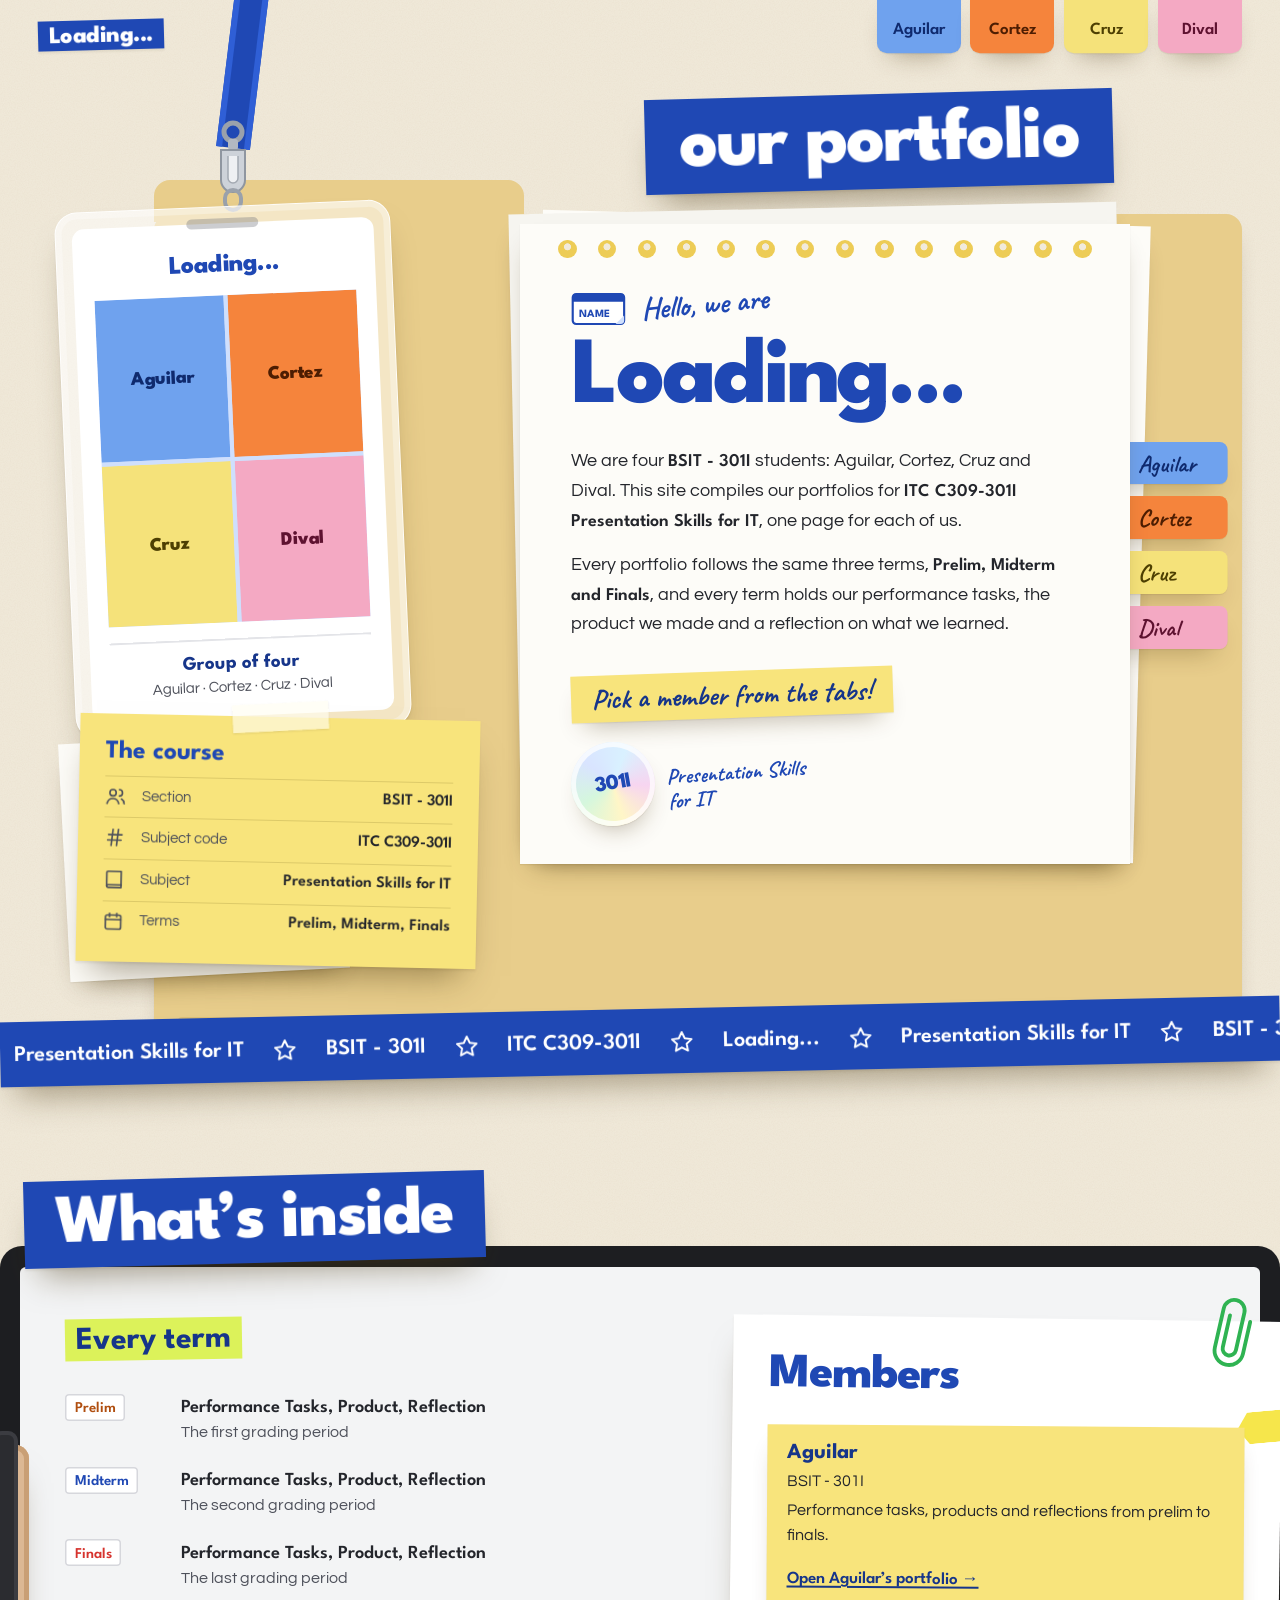
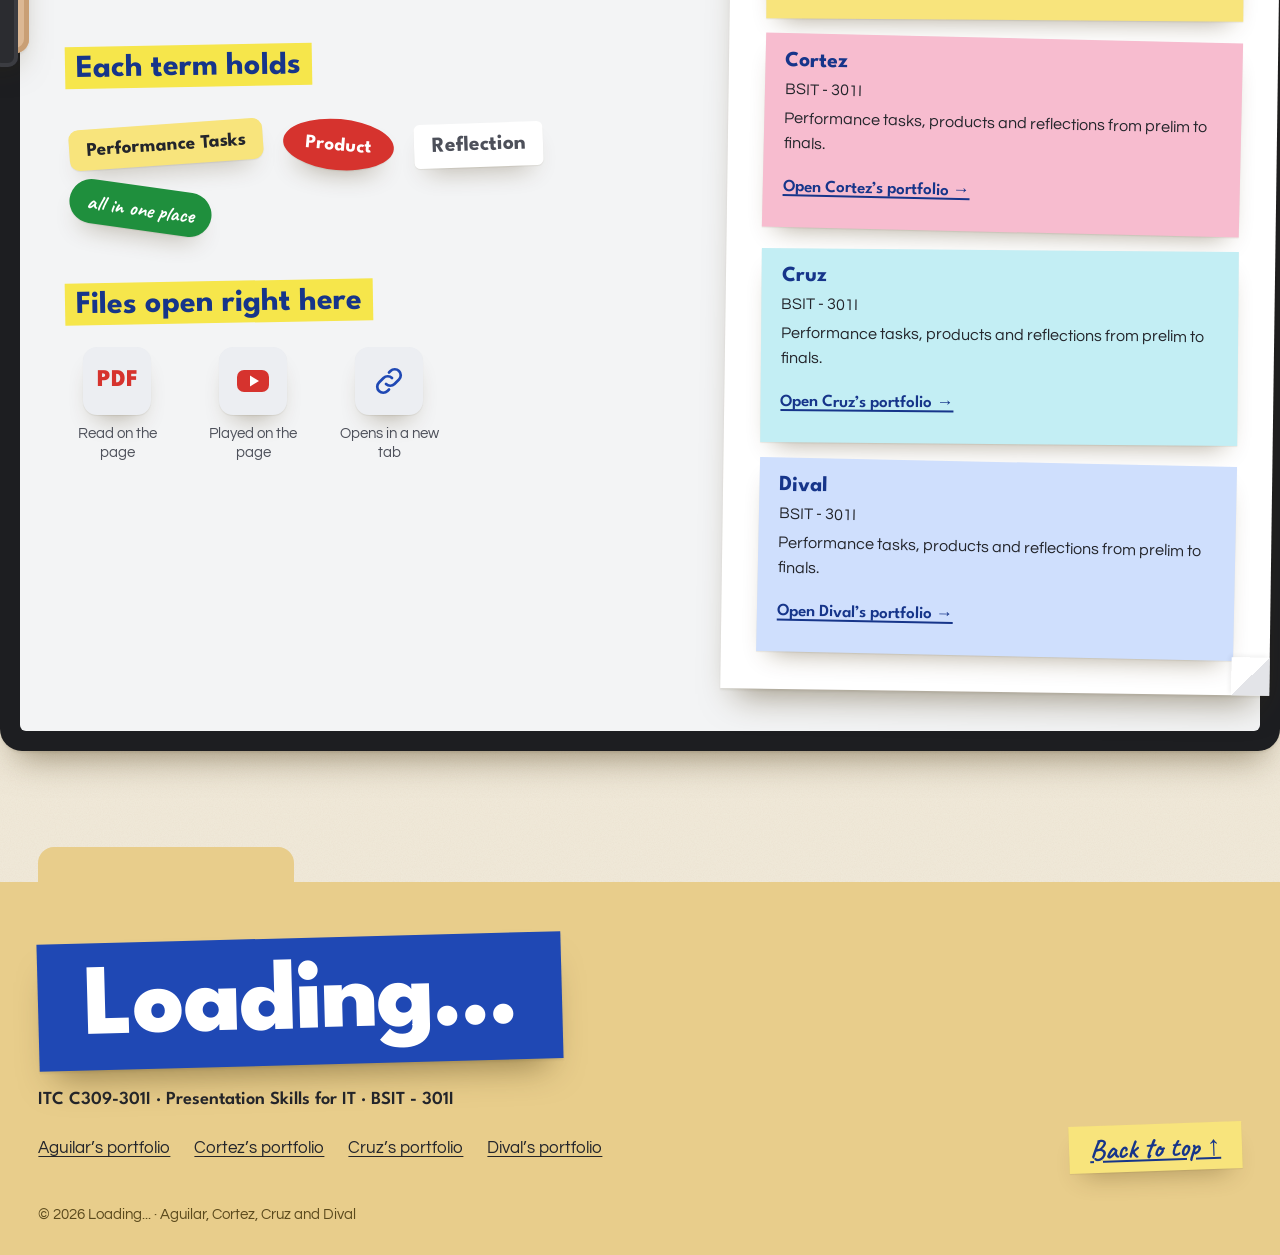
<file: index.html>
<!doctype html>
<html lang="en">
<head>
<meta charset="utf-8">
<meta name="viewport" content="width=device-width, initial-scale=1">
<title>Loading... · Presentation Skills for IT Portfolio</title>
<meta name="description" content="The compiled Presentation Skills for IT portfolio of Loading...: Aguilar, Cortez, Cruz and Dival of BSIT - 301I.">
<link rel="preconnect" href="https://fonts.googleapis.com">
<link rel="preconnect" href="https://fonts.gstatic.com" crossorigin>
<link href="https://fonts.googleapis.com/css2?family=Caveat:wght@500;700&family=League+Spartan:wght@500;600;700;800&family=Questrial&display=swap" rel="stylesheet">
<link rel="stylesheet" href="css/site.css">
<link rel="icon" href="data:image/svg+xml,%3Csvg xmlns='http://www.w3.org/2000/svg' viewBox='0 0 32 32'%3E%3Crect width='32' height='32' rx='6' fill='%231f48b4'/%3E%3Ctext x='16' y='23' text-anchor='middle' font-family='Arial' font-weight='700' font-size='19' fill='white'%3EL%3C/text%3E%3C/svg%3E">
<script>document.documentElement.classList.add('js')</script>
</head>
<body>
<a class="skip" href="#main">Skip to content</a>

<header class="bar desk">
  <a class="label bar-mark" href="index.html">Loading...</a>
  <nav class="bar-tabs" aria-label="Members">
    <a href="aguilar.html">Aguilar</a>
    <a href="cortez.html">Cortez</a>
    <a href="cruz.html">Cruz</a>
    <a href="dival.html">Dival</a>
  </nav>
</header>
<main id="main">
  <section class="hero desk" aria-labelledby="title">
    <div class="folder" aria-hidden="true"></div>
    <div class="hero-right">
      <p class="label hero-label" aria-hidden="true" data-drop>our portfolio</p>
      <div class="sheet-stack" data-drop style="--d:1">
        <nav class="side-tabs" aria-label="Portfolios">
          <a href="aguilar.html">Aguilar</a>
          <a href="cortez.html">Cortez</a>
          <a href="cruz.html">Cruz</a>
          <a href="dival.html">Dival</a>
        </nav>
        <article class="notebook">
          <div class="rings" aria-hidden="true"><span></span><span></span><span></span><span></span><span></span><span></span><span></span><span></span><span></span><span></span><span></span><span></span><span></span><span></span><span></span><span></span><span></span><span></span></div>
          <div class="hello"><svg viewBox="0 0 70 46" aria-hidden="true"><rect x="2" y="7" width="60" height="35" rx="4" fill="#fff" stroke="#1f48b4" stroke-width="2.5"/><path d="M2 11a4 4 0 0 1 4-4h52a4 4 0 0 1 4 4v5H2z" fill="#1f48b4"/><text x="9" y="34" font-family="League Spartan, sans-serif" font-weight="700" font-size="13" fill="#1f48b4">NAME</text><path d="M52 42l10-10v6a4 4 0 0 1-4 4z" fill="#cfdffd"/></svg><span class="hand">Hello, we are</span></div>
          <h1 id="title">Loading...</h1>
          <div class="intro">
            <p>We are four <b>BSIT - 301I</b> students: Aguilar, Cortez, Cruz and Dival. This site compiles our portfolios for <b>ITC C309-301I Presentation Skills for IT</b>, one page for each of us.</p>
            <p>Every portfolio follows the same three terms, <b>Prelim, Midterm and Finals</b>, and every term holds our performance tasks, the product we made and a reflection on what we learned.</p>
          </div>
          <div class="notebook-foot">
            <p class="sticky-line">Pick a member from the tabs!</p>
            <div class="seal"><span class="seal-disc" aria-hidden="true">301I</span><p class="hand">Presentation Skills for IT</p></div>
          </div>
        </article>
      </div>
    </div>
    <div class="hero-left" data-drop style="--d:2">
      <div class="badge-sway">
      <div class="lanyard" aria-hidden="true"><span class="strap"></span><svg class="clasp" viewBox="0 0 44 92" aria-hidden="true"><circle cx="22" cy="12" r="9" fill="none" stroke="#9aa1ab" stroke-width="5"/><rect x="17" y="19" width="10" height="11" rx="3" fill="#b3b9c2"/><path d="M10 30h24v30a12 12 0 0 1-24 0z" fill="#cdd2d9" stroke="#8f96a0" stroke-width="2"/><path d="M17 36v22a5 5 0 0 0 10 0V36" fill="#eef0f3" stroke="#a3a9b2" stroke-width="1.5"/><rect x="14" y="70" width="16" height="20" rx="8" fill="none" stroke="#9aa1ab" stroke-width="4"/></svg></div>
      <div class="badge">
        <div class="badge-card">
          <p class="badge-head">Loading...</p>
          <div class="badge-photo"><div class="badge-grid" data-badge-grid><div><div class="badge-initial" style="--c:var(--tab-1);--ci:var(--tab-1-ink)"><span aria-hidden="false">Aguilar</span></div></div><div><div class="badge-initial" style="--c:var(--tab-2);--ci:var(--tab-2-ink)"><span aria-hidden="false">Cortez</span></div></div><div><div class="badge-initial" style="--c:var(--tab-3);--ci:var(--tab-3-ink)"><span aria-hidden="false">Cruz</span></div></div><div><div class="badge-initial" style="--c:var(--tab-4);--ci:var(--tab-4-ink)"><span aria-hidden="false">Dival</span></div></div></div></div>
          <p class="badge-name">Group of four<small>Aguilar · Cortez · Cruz · Dival</small></p>
        </div>
      </div>
    </div>
      <div class="details-wrap"><span class="details-back" aria-hidden="true"></span><div class="details">
      <span class="tape" aria-hidden="true"></span>
      <h2>The course</h2>
      <ul class="detail-list"><li data-reveal style="--d:0"><svg viewBox="0 0 24 24" fill="none" stroke="currentColor" stroke-width="1.8" stroke-linecap="round" stroke-linejoin="round" aria-hidden="true"><circle cx="9" cy="8" r="3.5"/><path d="M2.5 20c.8-3.6 3.4-5.5 6.5-5.5s5.7 1.9 6.5 5.5"/><path d="M16 4.5a3.5 3.5 0 0 1 0 7"/><path d="M18.5 14.8c1.6.8 2.7 2.5 3 5.2"/></svg><span>Section</span><b>BSIT - 301I</b></li><li data-reveal style="--d:1"><svg viewBox="0 0 24 24" fill="none" stroke="currentColor" stroke-width="1.8" stroke-linecap="round" stroke-linejoin="round" aria-hidden="true"><path d="M5 9h15M4 15h15M10 3 8 21M16 3l-2 18"/></svg><span>Subject code</span><b>ITC C309-301I</b></li><li data-reveal style="--d:2"><svg viewBox="0 0 24 24" fill="none" stroke="currentColor" stroke-width="1.8" stroke-linecap="round" stroke-linejoin="round" aria-hidden="true"><path d="M4 4.5A1.5 1.5 0 0 1 5.5 3H20v15H5.5A1.5 1.5 0 0 0 4 19.5z"/><path d="M4 19.5A1.5 1.5 0 0 0 5.5 21H20v-3"/></svg><span>Subject</span><b>Presentation Skills for IT</b></li><li data-reveal style="--d:3"><svg viewBox="0 0 24 24" fill="none" stroke="currentColor" stroke-width="1.8" stroke-linecap="round" stroke-linejoin="round" aria-hidden="true"><rect x="3.5" y="5" width="17" height="15.5" rx="2"/><path d="M3.5 10h17M8 3v4M16 3v4"/></svg><span>Terms</span><b>Prelim, Midterm, Finals</b></li></ul>
    </div></div>
    </div>
  </section>
  <div class="ribbon" aria-hidden="true"><div class="ribbon-track"><span><span>Presentation Skills for IT</span><svg viewBox="0 0 24 24" fill="none" stroke="currentColor" stroke-width="1.8" stroke-linejoin="round" aria-hidden="true"><path d="m12 2.8 2.8 5.9 6.4.8-4.7 4.4 1.2 6.4L12 17.2l-5.7 3.1 1.2-6.4-4.7-4.4 6.4-.8z"/></svg><span>BSIT - 301I</span><svg viewBox="0 0 24 24" fill="none" stroke="currentColor" stroke-width="1.8" stroke-linejoin="round" aria-hidden="true"><path d="m12 2.8 2.8 5.9 6.4.8-4.7 4.4 1.2 6.4L12 17.2l-5.7 3.1 1.2-6.4-4.7-4.4 6.4-.8z"/></svg><span>ITC C309-301I</span><svg viewBox="0 0 24 24" fill="none" stroke="currentColor" stroke-width="1.8" stroke-linejoin="round" aria-hidden="true"><path d="m12 2.8 2.8 5.9 6.4.8-4.7 4.4 1.2 6.4L12 17.2l-5.7 3.1 1.2-6.4-4.7-4.4 6.4-.8z"/></svg><span>Loading...</span><svg viewBox="0 0 24 24" fill="none" stroke="currentColor" stroke-width="1.8" stroke-linejoin="round" aria-hidden="true"><path d="m12 2.8 2.8 5.9 6.4.8-4.7 4.4 1.2 6.4L12 17.2l-5.7 3.1 1.2-6.4-4.7-4.4 6.4-.8z"/></svg></span><span><span>Presentation Skills for IT</span><svg viewBox="0 0 24 24" fill="none" stroke="currentColor" stroke-width="1.8" stroke-linejoin="round" aria-hidden="true"><path d="m12 2.8 2.8 5.9 6.4.8-4.7 4.4 1.2 6.4L12 17.2l-5.7 3.1 1.2-6.4-4.7-4.4 6.4-.8z"/></svg><span>BSIT - 301I</span><svg viewBox="0 0 24 24" fill="none" stroke="currentColor" stroke-width="1.8" stroke-linejoin="round" aria-hidden="true"><path d="m12 2.8 2.8 5.9 6.4.8-4.7 4.4 1.2 6.4L12 17.2l-5.7 3.1 1.2-6.4-4.7-4.4 6.4-.8z"/></svg><span>ITC C309-301I</span><svg viewBox="0 0 24 24" fill="none" stroke="currentColor" stroke-width="1.8" stroke-linejoin="round" aria-hidden="true"><path d="m12 2.8 2.8 5.9 6.4.8-4.7 4.4 1.2 6.4L12 17.2l-5.7 3.1 1.2-6.4-4.7-4.4 6.4-.8z"/></svg><span>Loading...</span><svg viewBox="0 0 24 24" fill="none" stroke="currentColor" stroke-width="1.8" stroke-linejoin="round" aria-hidden="true"><path d="m12 2.8 2.8 5.9 6.4.8-4.7 4.4 1.2 6.4L12 17.2l-5.7 3.1 1.2-6.4-4.7-4.4 6.4-.8z"/></svg></span></div></div>

  <section class="board-wrap desk" aria-labelledby="inside-title">
    <h2 class="label board-title" id="inside-title" data-reveal>What’s inside</h2>
    <div class="board">
      <div class="board-clip" aria-hidden="true"></div>
      <div class="board-paper">
        <div class="board-grid">
          <div>
            <section class="part" aria-labelledby="terms-title">
              <h3 class="hl hl-lime" id="terms-title" data-reveal>Every term</h3>
              <ul class="term-rows">
                <li data-reveal><span class="chip">Prelim</span><div><h4>Performance Tasks, Product, Reflection</h4><p>The first grading period</p></div></li>
                <li data-reveal style="--d:1"><span class="chip blue">Midterm</span><div><h4>Performance Tasks, Product, Reflection</h4><p>The second grading period</p></div></li>
                <li data-reveal style="--d:2"><span class="chip red">Finals</span><div><h4>Performance Tasks, Product, Reflection</h4><p>The last grading period</p></div></li>
              </ul>
            </section>
            <section class="part" aria-labelledby="holds-title">
              <h3 class="hl hl-yellow" id="holds-title" data-reveal>Each term holds</h3>
              <div class="stickers" data-reveal>
                <span class="sticker s1">Performance Tasks</span>
                <span class="sticker s2">Product</span>
                <span class="sticker s3">Reflection</span>
                <span class="sticker s4">all in one place</span>
              </div>
            </section>
            <section class="part" aria-labelledby="files-title">
              <h3 class="hl hl-yellow" id="files-title" data-reveal>Files open right here</h3>
              <ul class="tiles" data-reveal>
                <li class="tile"><span class="tile-face" style="color:var(--red)">PDF</span>Read on the page</li>
                <li class="tile"><span class="tile-face"><svg viewBox="0 0 36 36" aria-hidden="true"><rect x="2" y="7" width="32" height="22" rx="7" fill="#d6332e"/><path d="M15 12.5v11l9-5.5z" fill="#fff"/></svg></span>Played on the page</li>
                <li class="tile"><span class="tile-face" style="color:var(--blue)"><svg viewBox="0 0 24 24" fill="none" stroke="currentColor" stroke-width="1.8" stroke-linecap="round" stroke-linejoin="round" aria-hidden="true"><path d="M10 14a4 4 0 0 0 5.66 0l3-3a4 4 0 0 0-5.66-5.66l-1 1"/><path d="M14 10a4 4 0 0 0-5.66 0l-3 3a4 4 0 0 0 5.66 5.66l1-1"/></svg></span>Opens in a new tab</li>
              </ul>
            </section>
          </div>
          <section class="sheet" aria-labelledby="members-title" data-reveal>
            <svg class="paperclip" viewBox="0 0 40 80" aria-hidden="true"><path d="M14 22v34a7 7 0 0 0 14 0V16a11 11 0 0 0-22 0v42a15 15 0 0 0 30 0V24" fill="none" stroke="#2fb352" stroke-width="4" stroke-linecap="round"/></svg><span class="flag" aria-hidden="true"></span>
            <h3 class="big-blue" id="members-title">Members</h3>
            <div class="notes">
            <article class="note-block" data-member-note="aguilar" data-reveal>
              <h4>Aguilar</h4>
              <p><span data-full>BSIT - 301I</span></p>
              <p data-intro>Performance tasks, products and reflections from prelim to finals.</p>
              <a href="aguilar.html">Open Aguilar’s portfolio →</a>
            </article>
            <article class="note-block" data-member-note="cortez" data-reveal>
              <h4>Cortez</h4>
              <p><span data-full>BSIT - 301I</span></p>
              <p data-intro>Performance tasks, products and reflections from prelim to finals.</p>
              <a href="cortez.html">Open Cortez’s portfolio →</a>
            </article>
            <article class="note-block" data-member-note="cruz" data-reveal>
              <h4>Cruz</h4>
              <p><span data-full>BSIT - 301I</span></p>
              <p data-intro>Performance tasks, products and reflections from prelim to finals.</p>
              <a href="cruz.html">Open Cruz’s portfolio →</a>
            </article>
            <article class="note-block" data-member-note="dival" data-reveal>
              <h4>Dival</h4>
              <p><span data-full>BSIT - 301I</span></p>
              <p data-intro>Performance tasks, products and reflections from prelim to finals.</p>
              <a href="dival.html">Open Dival’s portfolio →</a>
            </article>
            </div>
          </section>
        </div>
      </div>
    </div>
  </section>
</main>

<footer class="foot">
  <div class="desk foot-inner">
    <div>
      <p class="label foot-mark">Loading...</p>
      <p class="foot-line">ITC C309-301I · Presentation Skills for IT · BSIT - 301I</p>
      <nav class="foot-links" aria-label="Portfolios">
        <a href="aguilar.html">Aguilar’s portfolio</a>
        <a href="cortez.html">Cortez’s portfolio</a>
        <a href="cruz.html">Cruz’s portfolio</a>
        <a href="dival.html">Dival’s portfolio</a>
      </nav>
    </div>
    <a class="sticky-line foot-top" href="#main">Back to top ↑</a>
    <p class="foot-small">© 2026 Loading... · Aguilar, Cortez, Cruz and Dival</p>
  </div>
</footer>

<script src="content/aguilar.js"></script>
<script src="content/cortez.js"></script>
<script src="content/cruz.js"></script>
<script src="content/dival.js"></script>
<script src="js/parts.js"></script>
<script src="js/site.js"></script>
</body>
</html>
</file>
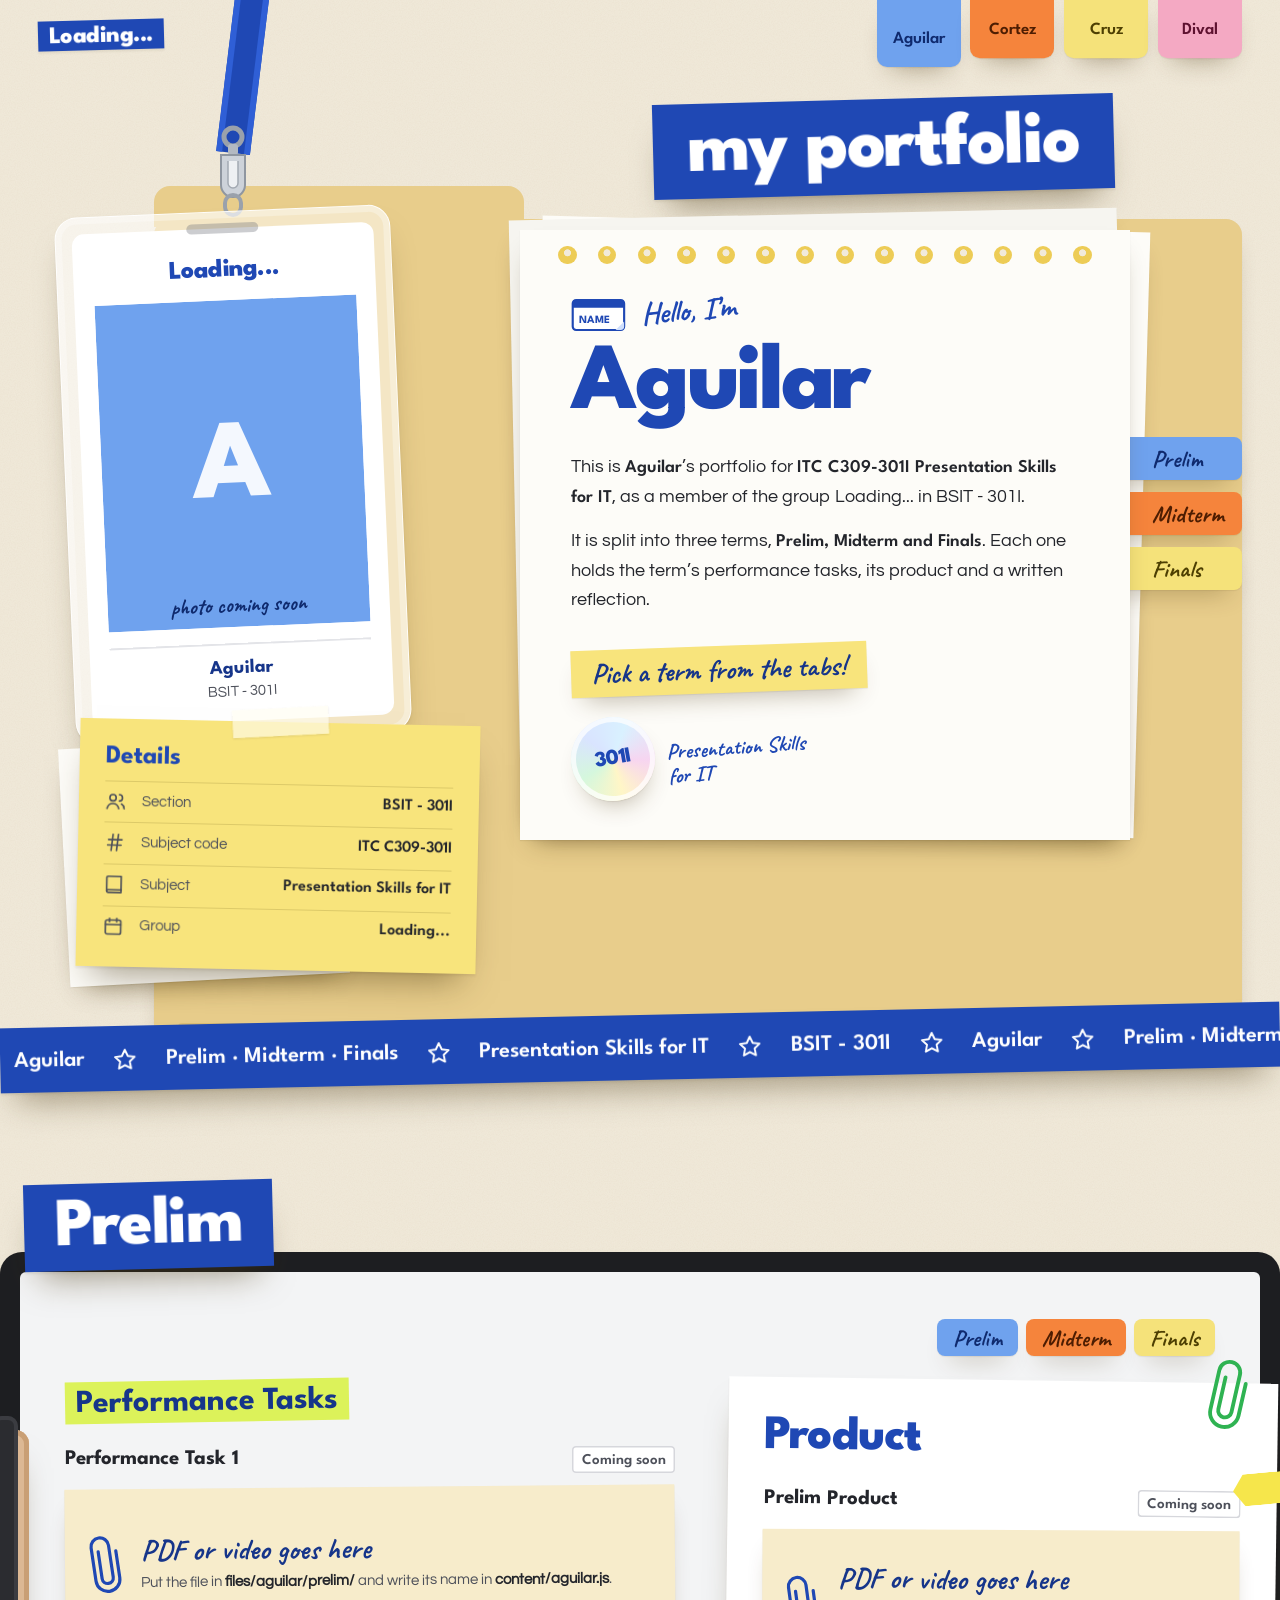
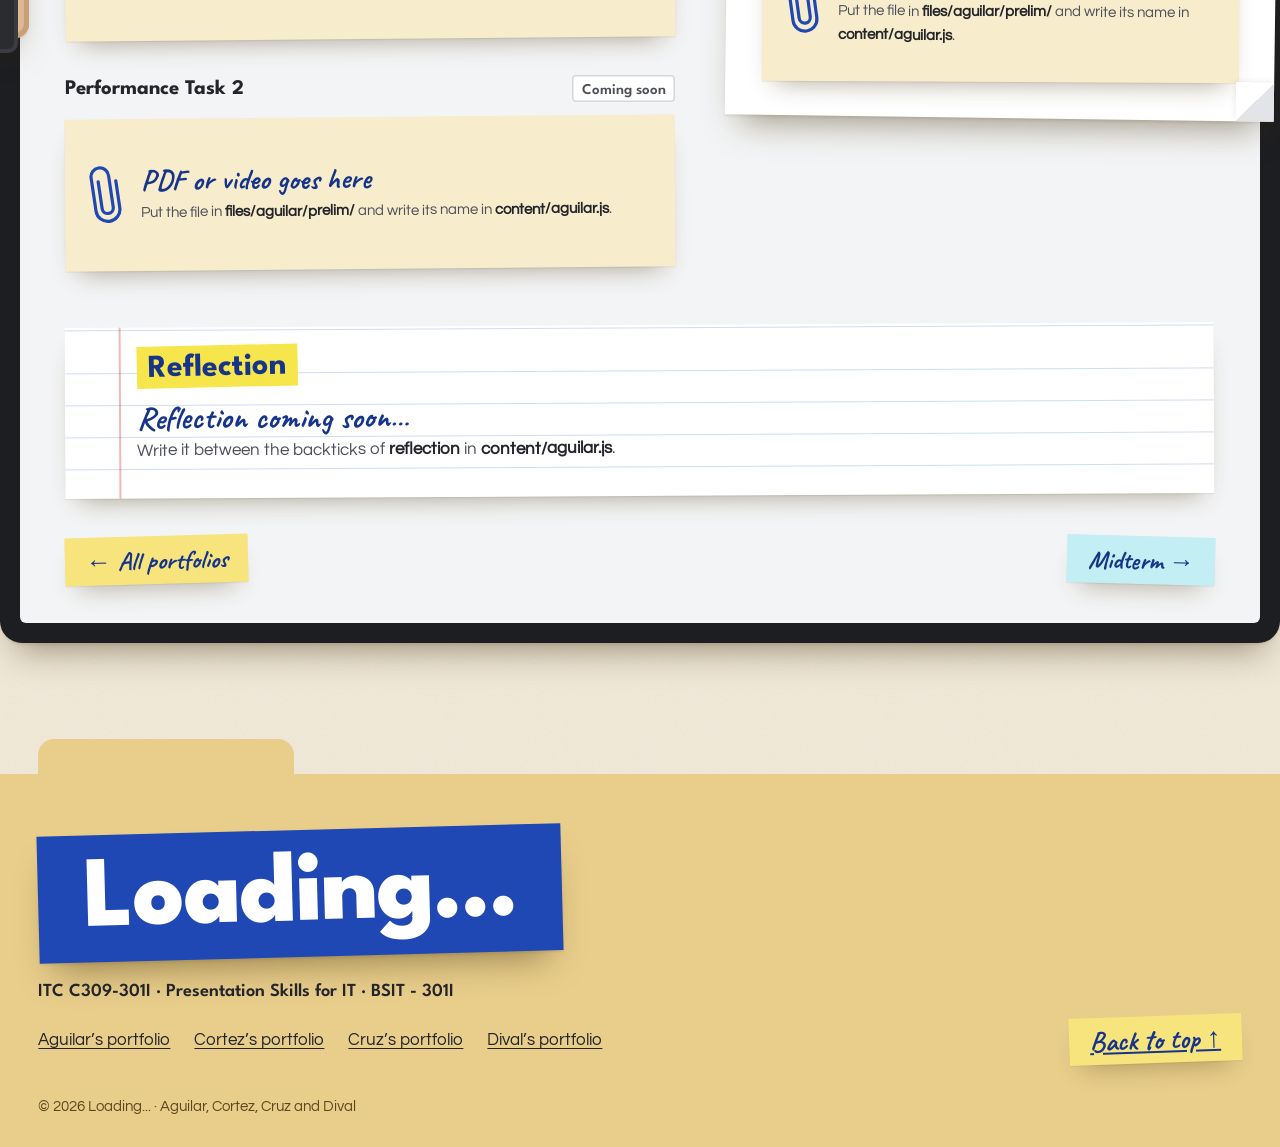
<file: aguilar.html>
<!doctype html>
<html lang="en">
<head>
<meta charset="utf-8">
<meta name="viewport" content="width=device-width, initial-scale=1">
<title>Aguilar · Loading...</title>
<meta name="description" content="Aguilar's Presentation Skills for IT portfolio: prelim, midterm and finals work. Loading..., BSIT - 301I.">
<link rel="preconnect" href="https://fonts.googleapis.com">
<link rel="preconnect" href="https://fonts.gstatic.com" crossorigin>
<link href="https://fonts.googleapis.com/css2?family=Caveat:wght@500;700&family=League+Spartan:wght@500;600;700;800&family=Questrial&display=swap" rel="stylesheet">
<link rel="stylesheet" href="css/site.css">
<link rel="icon" href="data:image/svg+xml,%3Csvg xmlns='http://www.w3.org/2000/svg' viewBox='0 0 32 32'%3E%3Crect width='32' height='32' rx='6' fill='%231f48b4'/%3E%3Ctext x='16' y='23' text-anchor='middle' font-family='Arial' font-weight='700' font-size='19' fill='white'%3EL%3C/text%3E%3C/svg%3E">
<script>document.documentElement.classList.add('js')</script>
</head>
<body>
<a class="skip" href="#main">Skip to content</a>
<!-- This page is drawn from content/aguilar.js. Edit that file, not this one. See GUIDE.md. -->

<header class="bar desk">
  <a class="label bar-mark" href="index.html">Loading...</a>
  <nav class="bar-tabs" aria-label="Members">
    <a href="aguilar.html" aria-current="page">Aguilar</a>
    <a href="cortez.html">Cortez</a>
    <a href="cruz.html">Cruz</a>
    <a href="dival.html">Dival</a>
  </nav>
</header>
<main id="main" data-member-root="aguilar">
  <section class="hero desk">
    <div class="hero-right">
      <article class="notebook">
        <h1>Aguilar</h1>
        <noscript><p>This portfolio needs JavaScript to show its files. Turn it on and reload the page.</p></noscript>
      </article>
    </div>
  </section>
</main>

<footer class="foot">
  <div class="desk foot-inner">
    <div>
      <p class="label foot-mark">Loading...</p>
      <p class="foot-line">ITC C309-301I · Presentation Skills for IT · BSIT - 301I</p>
      <nav class="foot-links" aria-label="Portfolios">
        <a href="aguilar.html">Aguilar’s portfolio</a>
        <a href="cortez.html">Cortez’s portfolio</a>
        <a href="cruz.html">Cruz’s portfolio</a>
        <a href="dival.html">Dival’s portfolio</a>
      </nav>
    </div>
    <a class="sticky-line foot-top" href="#main">Back to top ↑</a>
    <p class="foot-small">© 2026 Loading... · Aguilar, Cortez, Cruz and Dival</p>
  </div>
</footer>

<script src="content/aguilar.js"></script>
<script src="content/cortez.js"></script>
<script src="content/cruz.js"></script>
<script src="content/dival.js"></script>
<script src="js/parts.js"></script>
<script src="js/site.js"></script>
</body>
</html>
</file>
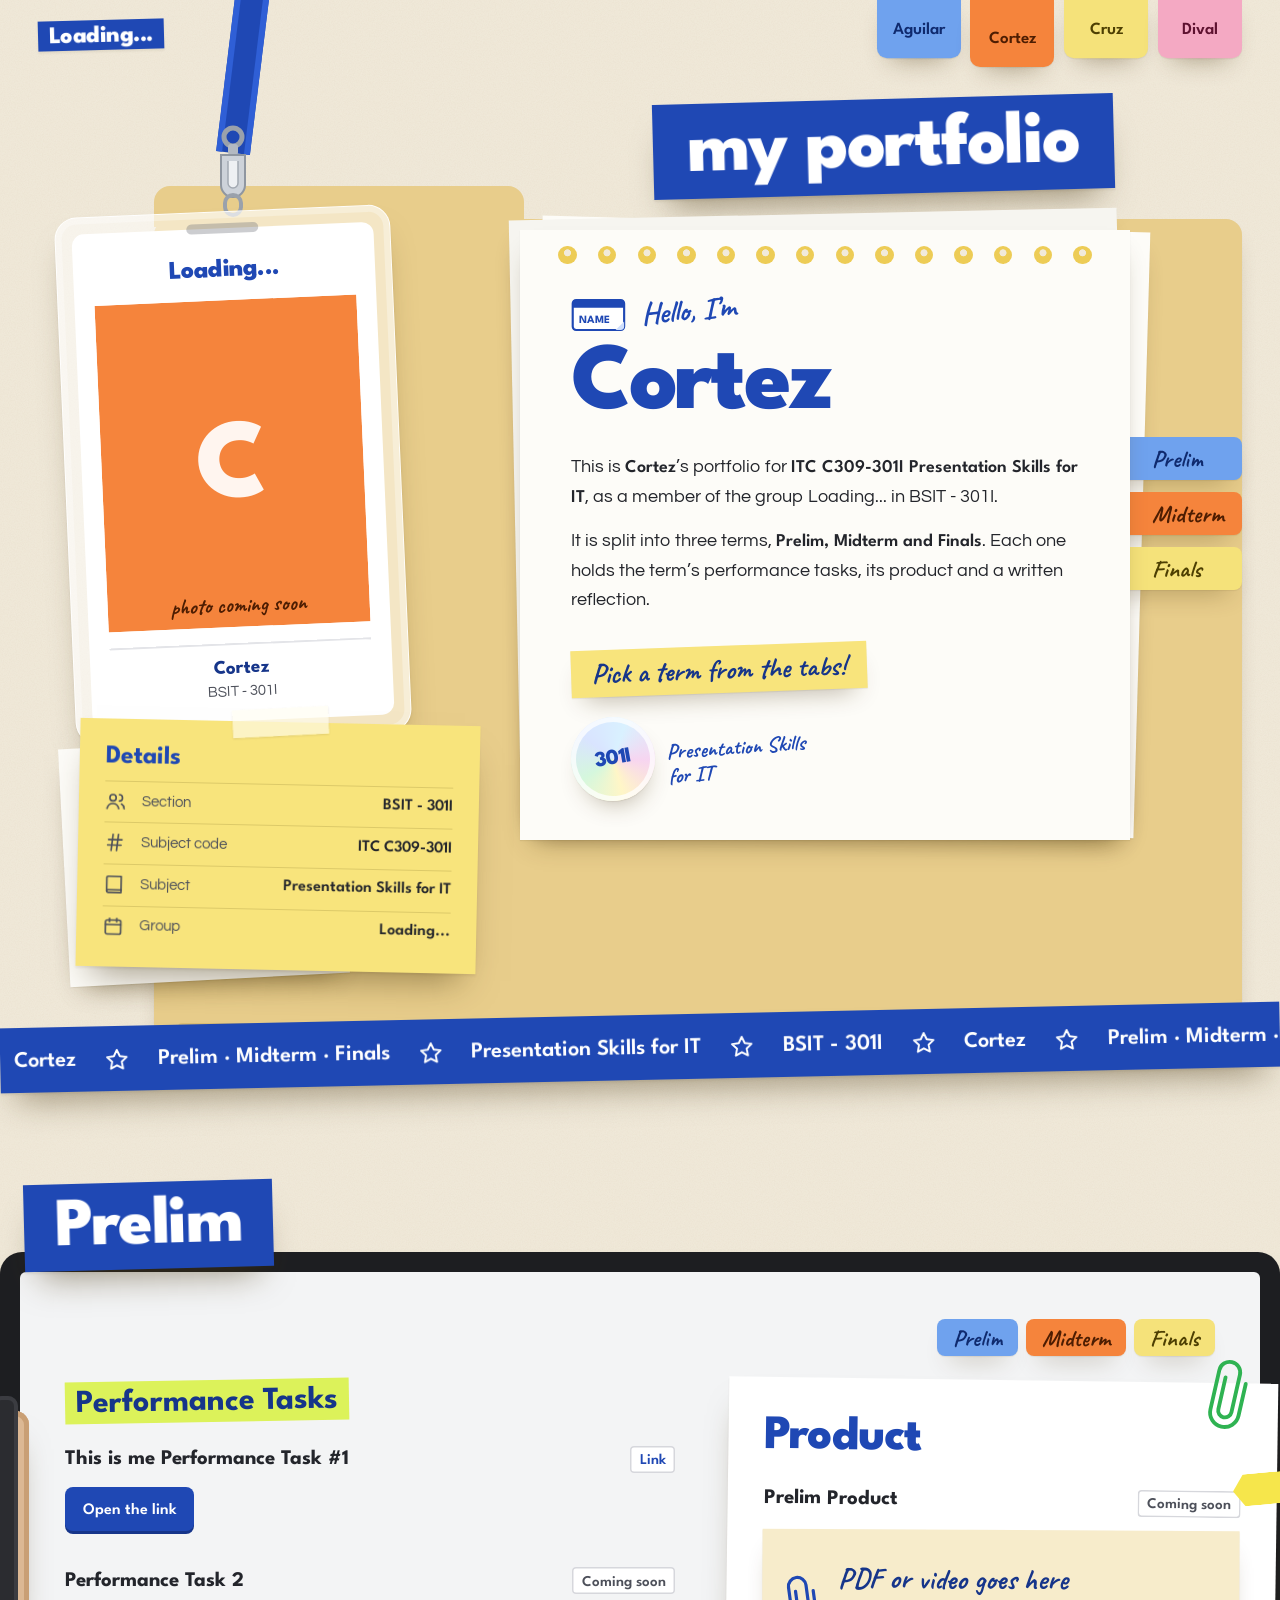
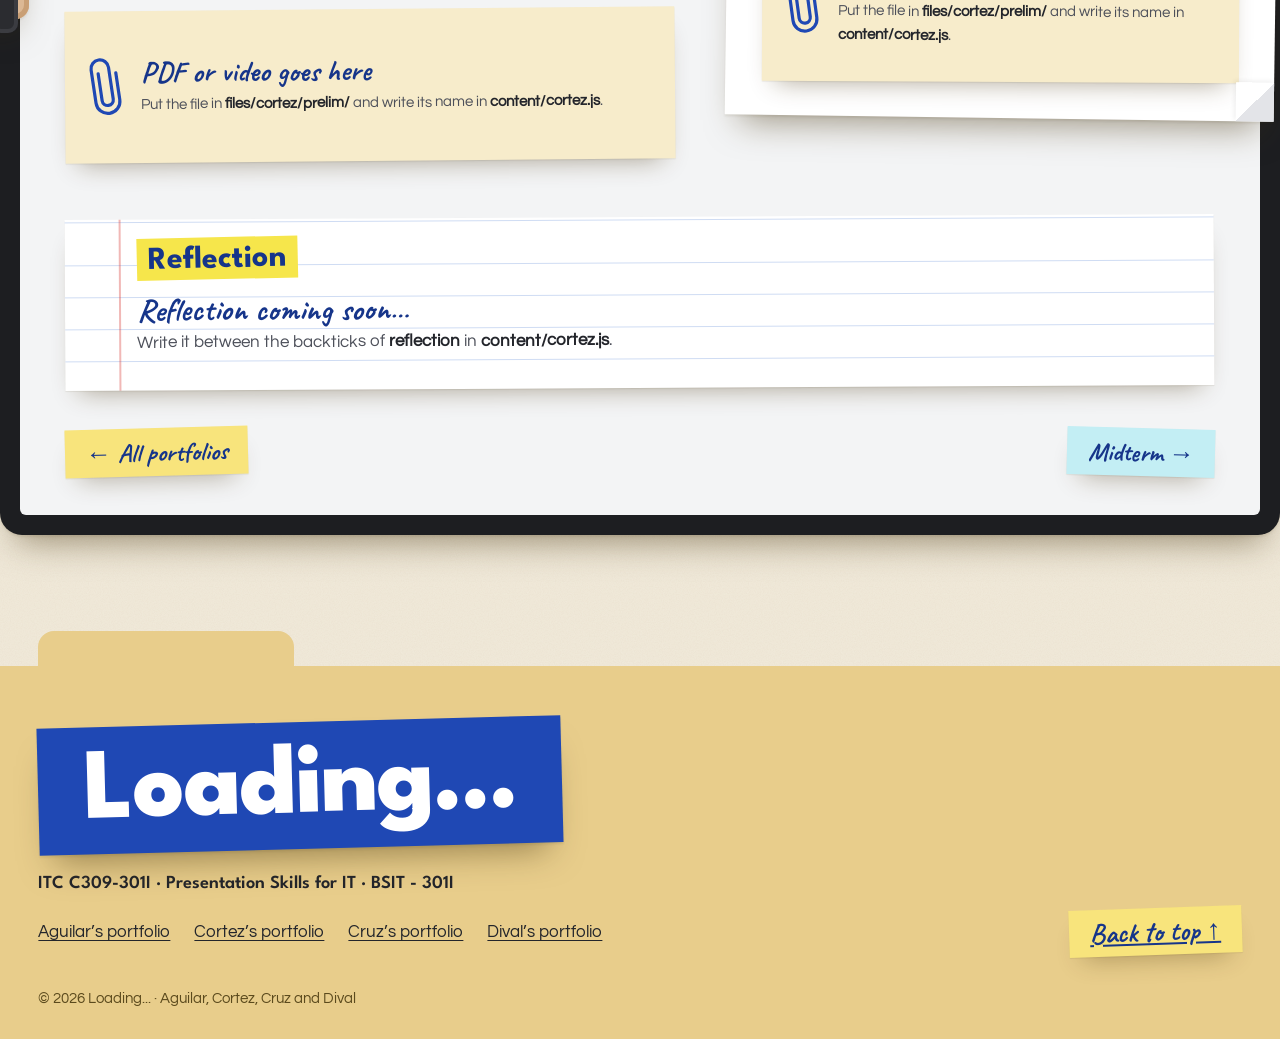
<file: cortez.html>
<!doctype html>
<html lang="en">
<head>
<meta charset="utf-8">
<meta name="viewport" content="width=device-width, initial-scale=1">
<title>Cortez · Loading...</title>
<meta name="description" content="Cortez's Presentation Skills for IT portfolio: prelim, midterm and finals work. Loading..., BSIT - 301I.">
<link rel="preconnect" href="https://fonts.googleapis.com">
<link rel="preconnect" href="https://fonts.gstatic.com" crossorigin>
<link href="https://fonts.googleapis.com/css2?family=Caveat:wght@500;700&family=League+Spartan:wght@500;600;700;800&family=Questrial&display=swap" rel="stylesheet">
<link rel="stylesheet" href="css/site.css">
<link rel="icon" href="data:image/svg+xml,%3Csvg xmlns='http://www.w3.org/2000/svg' viewBox='0 0 32 32'%3E%3Crect width='32' height='32' rx='6' fill='%231f48b4'/%3E%3Ctext x='16' y='23' text-anchor='middle' font-family='Arial' font-weight='700' font-size='19' fill='white'%3EL%3C/text%3E%3C/svg%3E">
<script>document.documentElement.classList.add('js')</script>
</head>
<body>
<a class="skip" href="#main">Skip to content</a>
<!-- This page is drawn from content/cortez.js. Edit that file, not this one. See GUIDE.md. -->

<header class="bar desk">
  <a class="label bar-mark" href="index.html">Loading...</a>
  <nav class="bar-tabs" aria-label="Members">
    <a href="aguilar.html">Aguilar</a>
    <a href="cortez.html" aria-current="page">Cortez</a>
    <a href="cruz.html">Cruz</a>
    <a href="dival.html">Dival</a>
  </nav>
</header>
<main id="main" data-member-root="cortez">
  <section class="hero desk">
    <div class="hero-right">
      <article class="notebook">
        <h1>Cortez</h1>
        <noscript><p>This portfolio needs JavaScript to show its files. Turn it on and reload the page.</p></noscript>
      </article>
    </div>
  </section>
</main>

<footer class="foot">
  <div class="desk foot-inner">
    <div>
      <p class="label foot-mark">Loading...</p>
      <p class="foot-line">ITC C309-301I · Presentation Skills for IT · BSIT - 301I</p>
      <nav class="foot-links" aria-label="Portfolios">
        <a href="aguilar.html">Aguilar’s portfolio</a>
        <a href="cortez.html">Cortez’s portfolio</a>
        <a href="cruz.html">Cruz’s portfolio</a>
        <a href="dival.html">Dival’s portfolio</a>
      </nav>
    </div>
    <a class="sticky-line foot-top" href="#main">Back to top ↑</a>
    <p class="foot-small">© 2026 Loading... · Aguilar, Cortez, Cruz and Dival</p>
  </div>
</footer>

<script src="content/aguilar.js"></script>
<script src="content/cortez.js"></script>
<script src="content/cruz.js"></script>
<script src="content/dival.js"></script>
<script src="js/parts.js"></script>
<script src="js/site.js"></script>
</body>
</html>
</file>
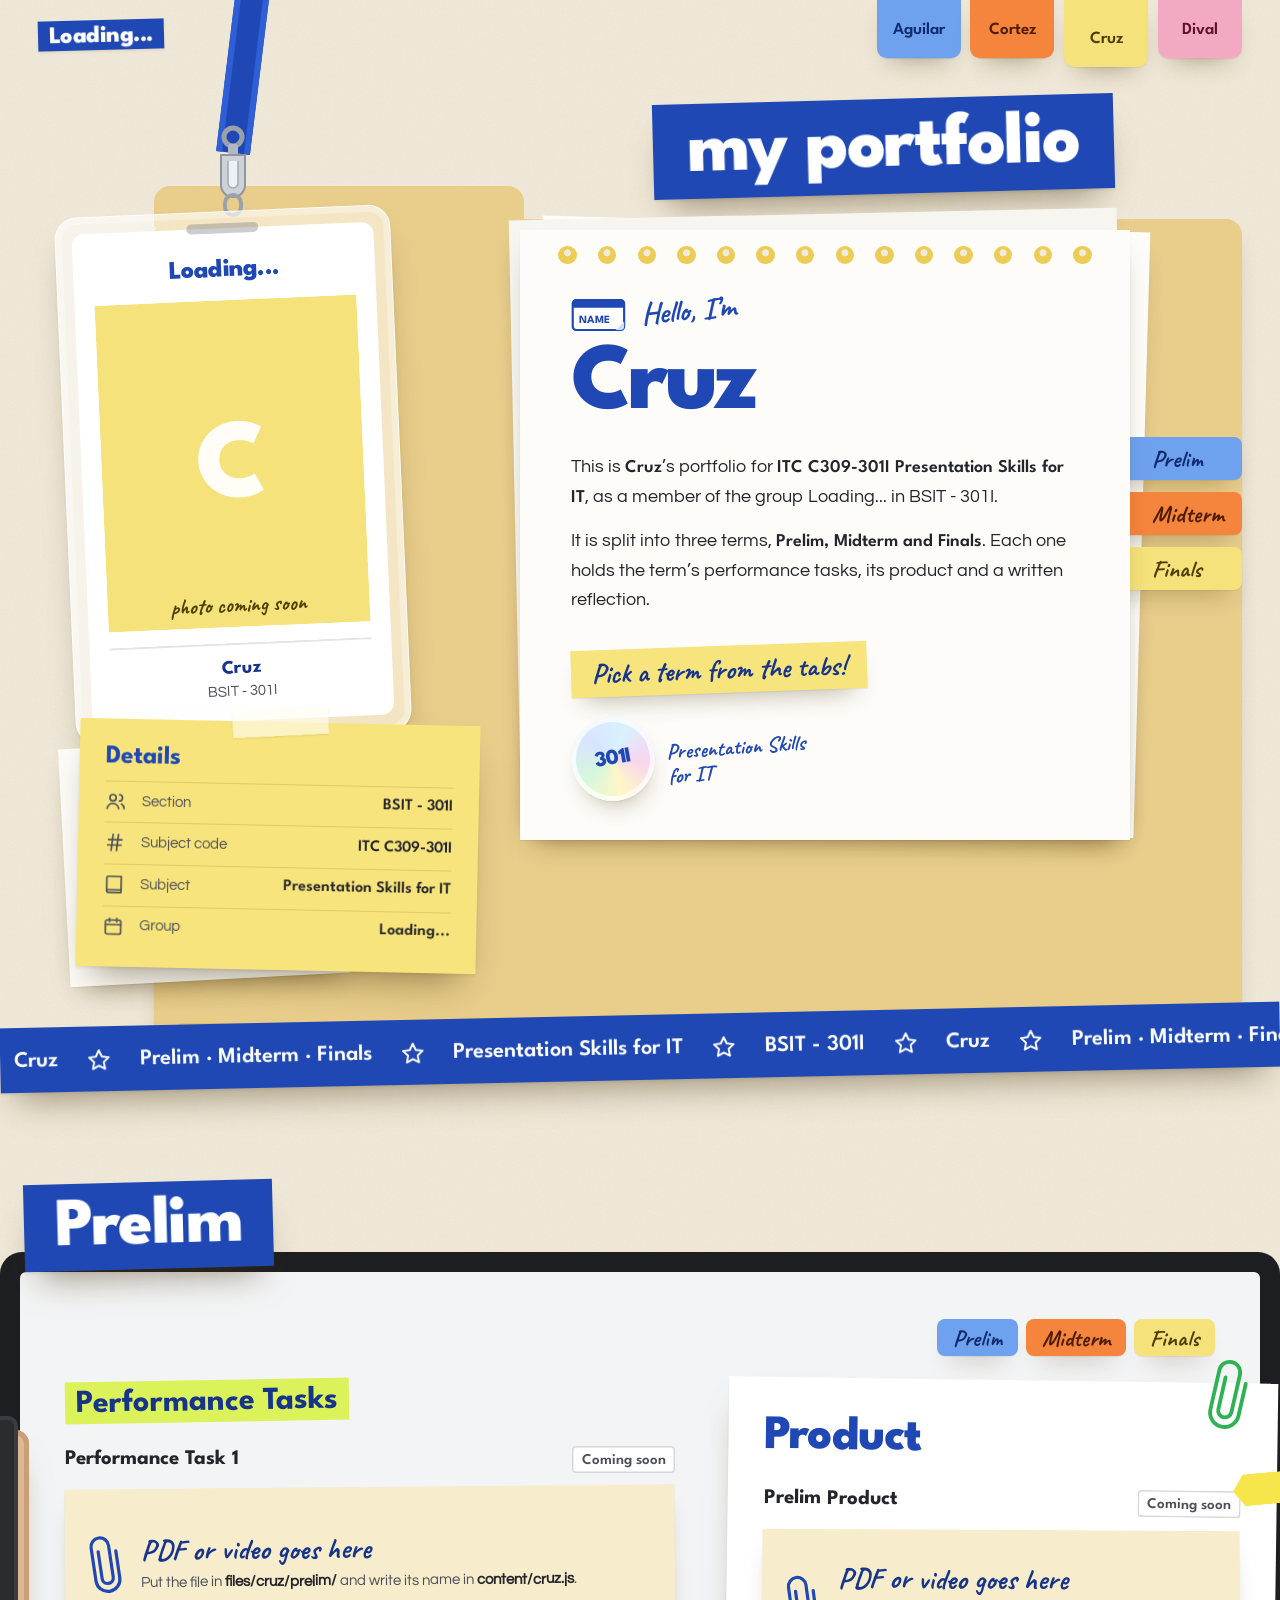
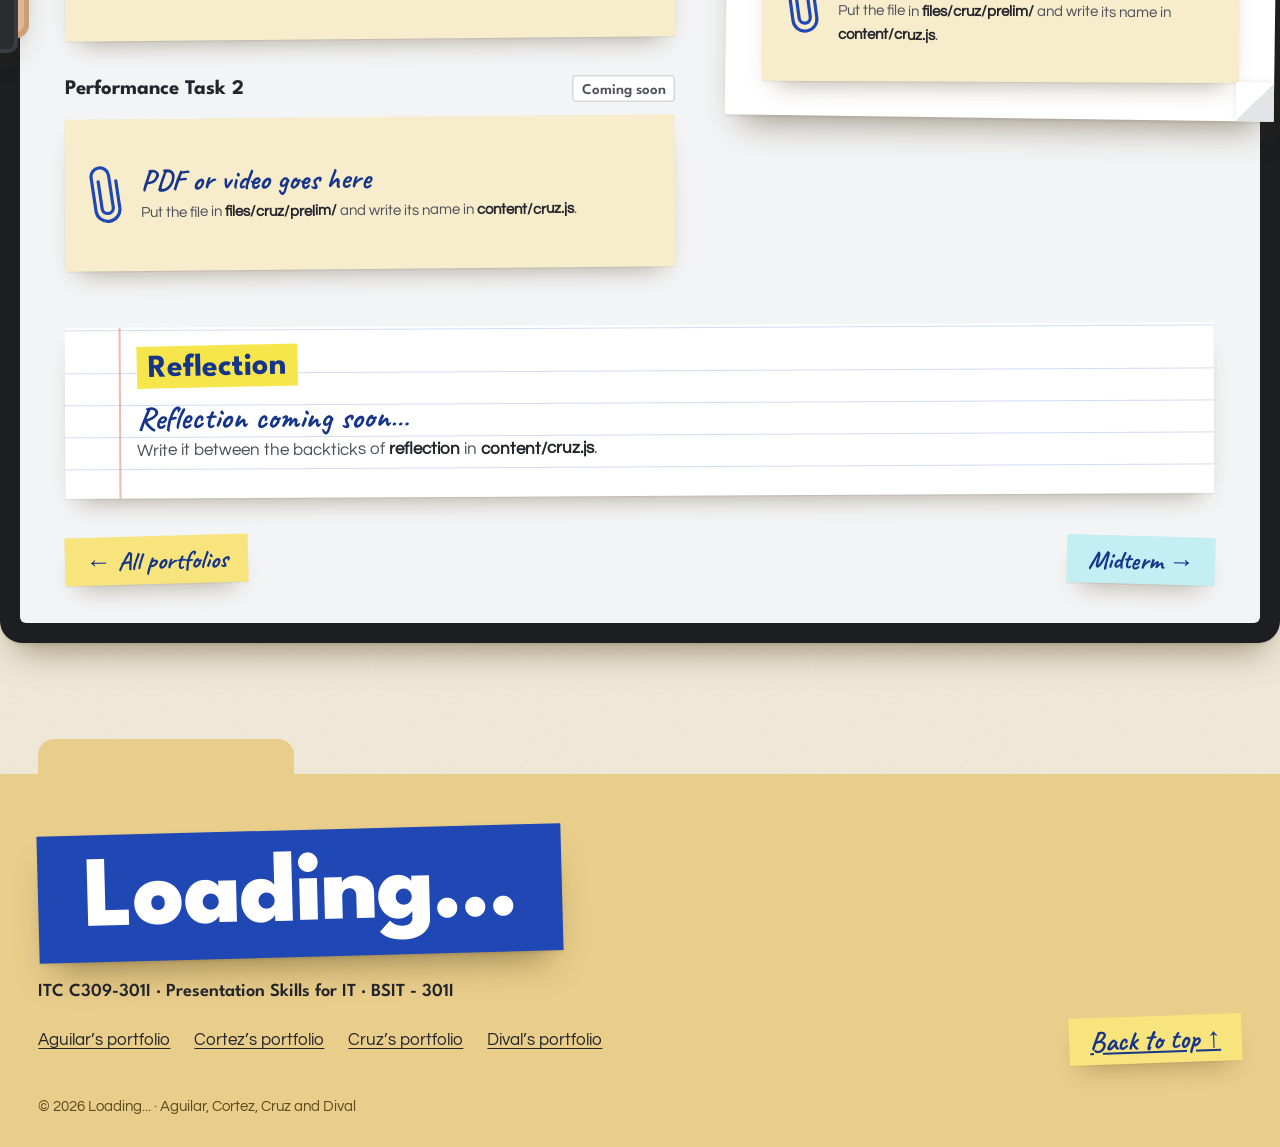
<file: cruz.html>
<!doctype html>
<html lang="en">
<head>
<meta charset="utf-8">
<meta name="viewport" content="width=device-width, initial-scale=1">
<title>Cruz · Loading...</title>
<meta name="description" content="Cruz's Presentation Skills for IT portfolio: prelim, midterm and finals work. Loading..., BSIT - 301I.">
<link rel="preconnect" href="https://fonts.googleapis.com">
<link rel="preconnect" href="https://fonts.gstatic.com" crossorigin>
<link href="https://fonts.googleapis.com/css2?family=Caveat:wght@500;700&family=League+Spartan:wght@500;600;700;800&family=Questrial&display=swap" rel="stylesheet">
<link rel="stylesheet" href="css/site.css">
<link rel="icon" href="data:image/svg+xml,%3Csvg xmlns='http://www.w3.org/2000/svg' viewBox='0 0 32 32'%3E%3Crect width='32' height='32' rx='6' fill='%231f48b4'/%3E%3Ctext x='16' y='23' text-anchor='middle' font-family='Arial' font-weight='700' font-size='19' fill='white'%3EL%3C/text%3E%3C/svg%3E">
<script>document.documentElement.classList.add('js')</script>
</head>
<body>
<a class="skip" href="#main">Skip to content</a>
<!-- This page is drawn from content/cruz.js. Edit that file, not this one. See GUIDE.md. -->

<header class="bar desk">
  <a class="label bar-mark" href="index.html">Loading...</a>
  <nav class="bar-tabs" aria-label="Members">
    <a href="aguilar.html">Aguilar</a>
    <a href="cortez.html">Cortez</a>
    <a href="cruz.html" aria-current="page">Cruz</a>
    <a href="dival.html">Dival</a>
  </nav>
</header>
<main id="main" data-member-root="cruz">
  <section class="hero desk">
    <div class="hero-right">
      <article class="notebook">
        <h1>Cruz</h1>
        <noscript><p>This portfolio needs JavaScript to show its files. Turn it on and reload the page.</p></noscript>
      </article>
    </div>
  </section>
</main>

<footer class="foot">
  <div class="desk foot-inner">
    <div>
      <p class="label foot-mark">Loading...</p>
      <p class="foot-line">ITC C309-301I · Presentation Skills for IT · BSIT - 301I</p>
      <nav class="foot-links" aria-label="Portfolios">
        <a href="aguilar.html">Aguilar’s portfolio</a>
        <a href="cortez.html">Cortez’s portfolio</a>
        <a href="cruz.html">Cruz’s portfolio</a>
        <a href="dival.html">Dival’s portfolio</a>
      </nav>
    </div>
    <a class="sticky-line foot-top" href="#main">Back to top ↑</a>
    <p class="foot-small">© 2026 Loading... · Aguilar, Cortez, Cruz and Dival</p>
  </div>
</footer>

<script src="content/aguilar.js"></script>
<script src="content/cortez.js"></script>
<script src="content/cruz.js"></script>
<script src="content/dival.js"></script>
<script src="js/parts.js"></script>
<script src="js/site.js"></script>
</body>
</html>
</file>
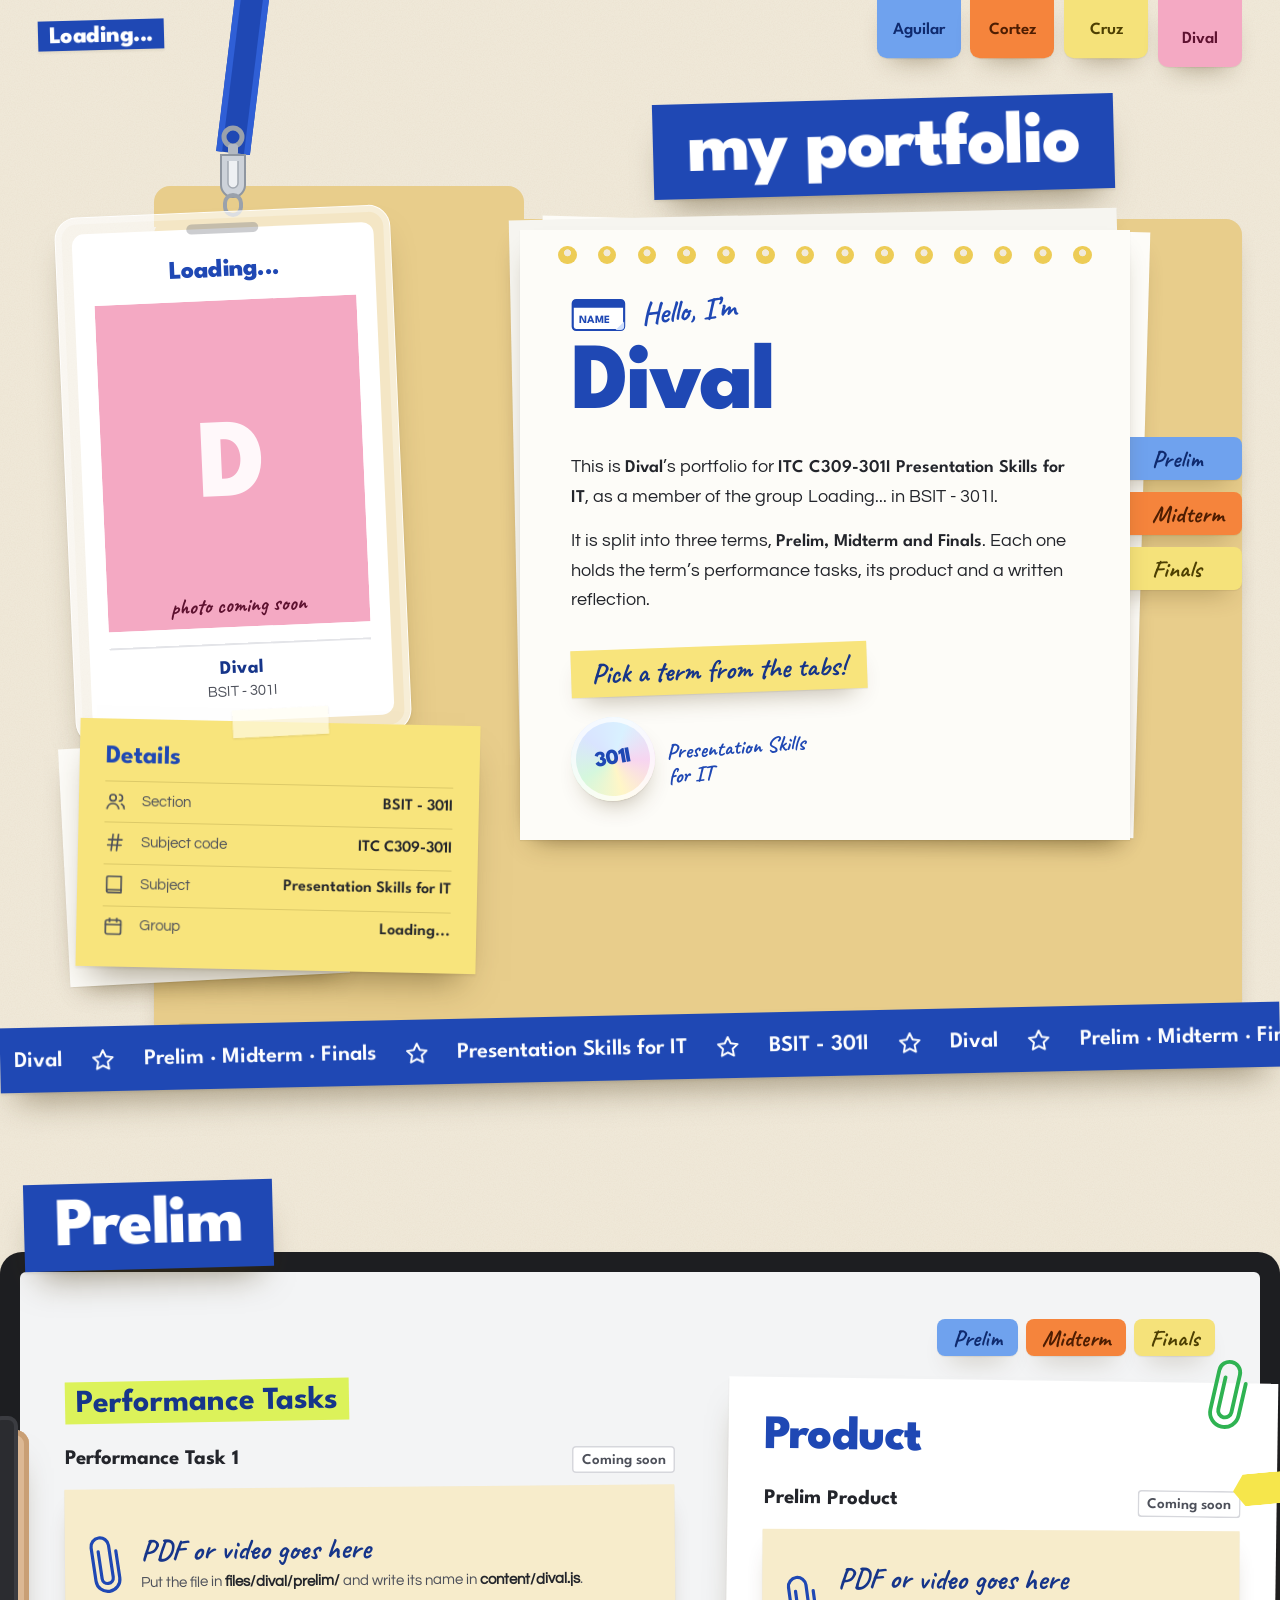
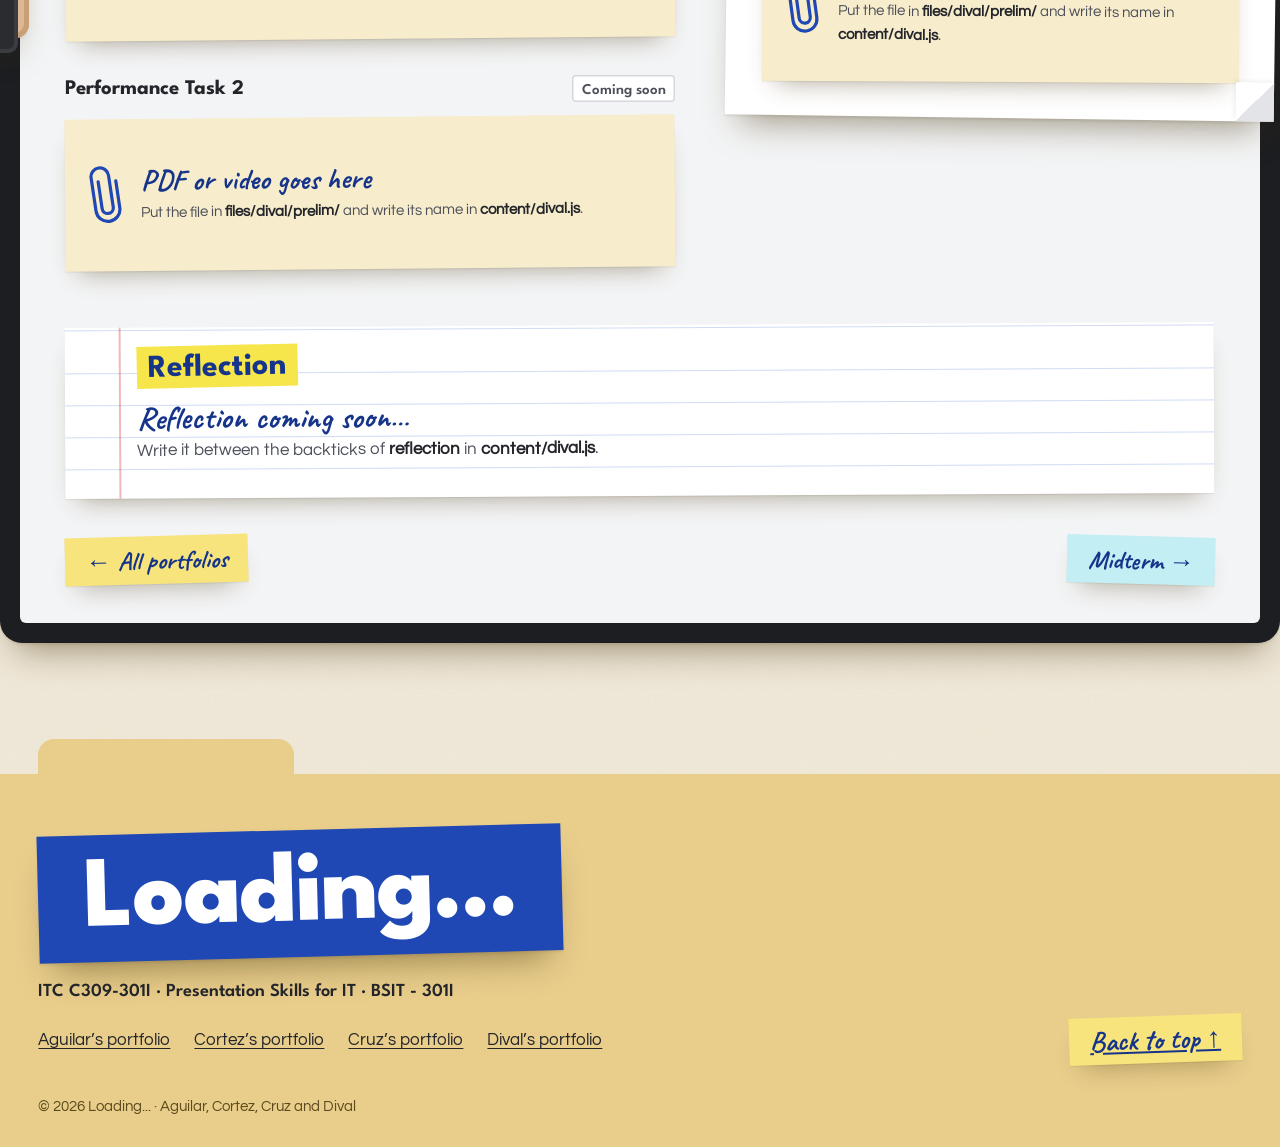
<file: dival.html>
<!doctype html>
<html lang="en">
<head>
<meta charset="utf-8">
<meta name="viewport" content="width=device-width, initial-scale=1">
<title>Dival · Loading...</title>
<meta name="description" content="Dival's Presentation Skills for IT portfolio: prelim, midterm and finals work. Loading..., BSIT - 301I.">
<link rel="preconnect" href="https://fonts.googleapis.com">
<link rel="preconnect" href="https://fonts.gstatic.com" crossorigin>
<link href="https://fonts.googleapis.com/css2?family=Caveat:wght@500;700&family=League+Spartan:wght@500;600;700;800&family=Questrial&display=swap" rel="stylesheet">
<link rel="stylesheet" href="css/site.css">
<link rel="icon" href="data:image/svg+xml,%3Csvg xmlns='http://www.w3.org/2000/svg' viewBox='0 0 32 32'%3E%3Crect width='32' height='32' rx='6' fill='%231f48b4'/%3E%3Ctext x='16' y='23' text-anchor='middle' font-family='Arial' font-weight='700' font-size='19' fill='white'%3EL%3C/text%3E%3C/svg%3E">
<script>document.documentElement.classList.add('js')</script>
</head>
<body>
<a class="skip" href="#main">Skip to content</a>
<!-- This page is drawn from content/dival.js. Edit that file, not this one. See GUIDE.md. -->

<header class="bar desk">
  <a class="label bar-mark" href="index.html">Loading...</a>
  <nav class="bar-tabs" aria-label="Members">
    <a href="aguilar.html">Aguilar</a>
    <a href="cortez.html">Cortez</a>
    <a href="cruz.html">Cruz</a>
    <a href="dival.html" aria-current="page">Dival</a>
  </nav>
</header>
<main id="main" data-member-root="dival">
  <section class="hero desk">
    <div class="hero-right">
      <article class="notebook">
        <h1>Dival</h1>
        <noscript><p>This portfolio needs JavaScript to show its files. Turn it on and reload the page.</p></noscript>
      </article>
    </div>
  </section>
</main>

<footer class="foot">
  <div class="desk foot-inner">
    <div>
      <p class="label foot-mark">Loading...</p>
      <p class="foot-line">ITC C309-301I · Presentation Skills for IT · BSIT - 301I</p>
      <nav class="foot-links" aria-label="Portfolios">
        <a href="aguilar.html">Aguilar’s portfolio</a>
        <a href="cortez.html">Cortez’s portfolio</a>
        <a href="cruz.html">Cruz’s portfolio</a>
        <a href="dival.html">Dival’s portfolio</a>
      </nav>
    </div>
    <a class="sticky-line foot-top" href="#main">Back to top ↑</a>
    <p class="foot-small">© 2026 Loading... · Aguilar, Cortez, Cruz and Dival</p>
  </div>
</footer>

<script src="content/aguilar.js"></script>
<script src="content/cortez.js"></script>
<script src="content/cruz.js"></script>
<script src="content/dival.js"></script>
<script src="js/parts.js"></script>
<script src="js/site.js"></script>
</body>
</html>
</file>
<file: css/site.css>
/* Loading... — a scrapbook desk: kraft folder, ID badge on a lanyard, notebook paper,
   sticky notes, tape, a blue ribbon and a clipboard. Members never need to edit this file. */

:root {
  --desk: #f1eadb;
  --paper: #fdfcf8;
  --paper-2: #f3f4f5;
  --ink: #23252b;
  --ink-soft: #4d505a;
  --blue: #1f48b4;
  --blue-deep: #16358a;
  --blue-wash: #e6ecfa;
  --kraft: #e8cd8b;
  --kraft-deep: #d6b467;
  --kraft-light: #f7eccb;
  --sticky: #f8e47c;
  --pink: #f7bccf;
  --cyan: #c3eef4;
  --sky: #cfdffd;
  --lime: #dcf25a;
  --highlight: #f6e64b;
  --orange: #b04e0f;
  --red: #d6332e;
  --green: #2fb352;
  --board: #1d1e21;
  --brass: #dcb894;

  /* tab colours: members on the landing page, terms on member pages */
  --tab-1: #6fa2ee; --tab-1-ink: #0f2a6e;
  --tab-2: #f5843c; --tab-2-ink: #4d1d02;
  --tab-3: #f5e27a; --tab-3-ink: #4d3f02;
  --tab-4: #f4a9c3; --tab-4-ink: #5e1230;

  --display: "League Spartan", "Futura", "Century Gothic", sans-serif;
  --text: "Questrial", "Century Gothic", "Avenir", sans-serif;
  --hand: "Caveat", "Segoe Print", cursive;

  --margin: clamp(1rem, 3vw, 2.5rem);
  --shadow-paper: 0 1px 1px rgba(70, 52, 14, 0.08), 0 14px 26px -14px rgba(70, 52, 14, 0.45);
  --shadow-lift: 0 2px 2px rgba(70, 52, 14, 0.08), 0 22px 34px -16px rgba(70, 52, 14, 0.5);
  --ease: cubic-bezier(0.22, 1, 0.36, 1);
}

/* ---------- reset ---------- */
*, *::before, *::after { box-sizing: border-box; }
html { -webkit-text-size-adjust: 100%; text-size-adjust: 100%; scrollbar-color: var(--kraft-deep) var(--desk); accent-color: var(--blue); }
body {
  margin: 0; color: var(--ink); font-family: var(--text); font-size: 1.0625rem; line-height: 1.6; overflow-x: clip;
  background-color: var(--desk);
  background-image: url("data:image/svg+xml,%3Csvg xmlns='http://www.w3.org/2000/svg' width='220' height='220'%3E%3Cfilter id='n'%3E%3CfeTurbulence type='fractalNoise' baseFrequency='.85' numOctaves='3' stitchTiles='stitch'/%3E%3CfeColorMatrix values='0 0 0 0 .45 0 0 0 0 .36 0 0 0 0 .18 0 0 0 .09 0'/%3E%3C/filter%3E%3Crect width='100%25' height='100%25' filter='url(%23n)'/%3E%3C/svg%3E");
  -webkit-font-smoothing: antialiased;
}
h1, h2, h3, h4, p, figure, ul, ol, dl, dd { margin: 0; }
ul, ol { padding: 0; list-style: none; }
img, svg, iframe, object { display: block; max-width: 100%; }
a { color: inherit; }
b, strong { font-family: var(--display); font-weight: 600; }
::selection { background: var(--highlight); color: var(--ink); }
:focus-visible { outline: 3px solid var(--blue); outline-offset: 3px; border-radius: 4px; }
.sr-only { position: absolute; width: 1px; height: 1px; overflow: hidden; clip-path: inset(50%); white-space: nowrap; }
.skip { position: absolute; left: var(--margin); top: -4rem; z-index: 50; background: var(--blue); color: #fff; padding: 0.6rem 1rem; border-radius: 8px; text-decoration: none; font-family: var(--display); font-weight: 600; }
.skip:focus { top: 0.75rem; }
.desk { width: 100%; max-width: 82rem; margin-inline: auto; padding-inline: var(--margin); }
.hand { font-family: var(--hand); font-weight: 700; line-height: 1.1; }

/* ---------- shared pieces ---------- */
.label { display: inline-block; background: var(--blue); color: #fff; font-family: var(--display); font-weight: 800; letter-spacing: -0.02em; line-height: 1; padding: 0.16em 0.45em 0.1em; rotate: -1.5deg; box-shadow: var(--shadow-lift); }
.tape { position: absolute; width: 96px; height: 28px; background: rgba(255, 253, 240, 0.62); box-shadow: 0 1px 2px rgba(70, 52, 14, 0.12); pointer-events: none; }
.hl { display: inline-block; font-family: var(--display); font-weight: 700; font-size: clamp(1.5rem, 1.2rem + 1vw, 2rem); line-height: 1.1; color: var(--blue-deep); padding: 0.16em 0.35em 0.04em; rotate: -1deg; }
.hl-lime { background: var(--lime); }
.hl-yellow { background: var(--highlight); }
.big-blue { font-family: var(--display); font-weight: 800; color: var(--blue); font-size: clamp(2rem, 1.4rem + 2vw, 3rem); line-height: 1; letter-spacing: -0.02em; }

.btn { display: inline-flex; align-items: center; gap: 0.45rem; min-height: 2.75rem; padding: 0.45rem 1.1rem 0.3rem; border-radius: 8px; background: var(--blue); color: #fff; font-family: var(--display); font-weight: 600; font-size: 1rem; text-decoration: none; box-shadow: 0 3px 0 var(--blue-deep); transition: transform 140ms var(--ease), box-shadow 140ms var(--ease), background-color 180ms ease; }
.btn:active { transform: translateY(2px); box-shadow: 0 1px 0 var(--blue-deep); }
.btn-quiet { background: var(--blue-wash); color: var(--blue-deep); box-shadow: 0 3px 0 #c4d0ef; }
.btn-quiet:active { box-shadow: 0 1px 0 #c4d0ef; }
@media (hover: hover) and (pointer: fine) {
  .btn:hover { background: #2a57cc; }
  .btn-quiet:hover { background: #d9e2f8; }
}

/* ---------- top bar: hanging tabs ---------- */
.bar { position: relative; z-index: 20; display: flex; align-items: flex-start; justify-content: space-between; gap: 1rem; padding-top: 1rem; }
.bar-mark { font-size: 1.5rem; text-decoration: none; margin-top: 0.25rem; }
.bar-tabs { display: flex; gap: 0.6rem; margin-top: -1rem; }
.bar-tabs a { --c: var(--tab-1); --ci: var(--tab-1-ink); display: block; padding: 1.6rem 1rem 0.55rem; min-width: 5.25rem; text-align: center; background: var(--c); color: var(--ci); border-radius: 0 0 10px 10px; font-family: var(--display); font-weight: 600; text-decoration: none; box-shadow: var(--shadow-paper); transform: translateY(-0.55rem); transition: transform 240ms var(--ease); }
.bar-tabs a:nth-child(2) { --c: var(--tab-2); --ci: var(--tab-2-ink); }
.bar-tabs a:nth-child(3) { --c: var(--tab-3); --ci: var(--tab-3-ink); }
.bar-tabs a:nth-child(4) { --c: var(--tab-4); --ci: var(--tab-4-ink); }
.bar-tabs a[aria-current="page"] { transform: translateY(0); padding-bottom: 0.9rem; }
@media (hover: hover) and (pointer: fine) { .bar-tabs a:hover { transform: translateY(0); } }
@media (max-width: 30em) {
  .bar { flex-wrap: wrap; }
  .bar-tabs { order: -1; width: 100%; justify-content: space-between; gap: 0.35rem; }
  .bar-tabs a { min-width: 0; flex: 1; padding-inline: 0.25rem; font-size: 0.9375rem; }
  .bar-mark { font-size: 1.25rem; }
}

/* ---------- hero: folder, badge, notebook ---------- */
.hero { position: relative; display: grid; grid-template-columns: minmax(0, 0.92fr) minmax(0, 1.5fr); column-gap: clamp(1.5rem, 3vw, 3rem); padding-top: 1.5rem; padding-bottom: 5rem; }
.folder { position: absolute; z-index: 0; top: 9.5rem; left: calc(var(--margin) + 9%); right: var(--margin); bottom: 0; background: var(--kraft); border-radius: 16px; box-shadow: var(--shadow-paper); }
.folder::before { content: ""; position: absolute; left: 0; top: -2.1rem; width: 34%; height: 2.6rem; background: var(--kraft); border-radius: 16px 16px 0 0; }
.folder::after { content: ""; position: absolute; inset: auto 1.5rem 1.25rem; height: 0.5rem; border-radius: 6px; background: var(--kraft-deep); opacity: 0.6; }

.hero-right { grid-column: 2; grid-row: 1; position: relative; z-index: 2; display: flex; flex-direction: column; padding-right: 7rem; }
.hero-left { grid-column: 1; grid-row: 1; position: relative; z-index: 3; display: flex; flex-direction: column; align-items: flex-start; }

.hero-label { align-self: flex-end; font-size: clamp(2.75rem, 1.5rem + 4vw, 5.5rem); margin: 0.5rem 1rem 2.25rem 0; }

/* lanyard and badge */
.badge-sway { width: 100%; max-width: 21rem; margin-left: 6%; }
.lanyard { position: relative; width: 100%; height: 7.5rem; }
.strap { position: absolute; left: calc(50% - 17px); bottom: 3.6rem; width: 34px; height: 22rem; background: var(--blue); border-inline: 6px solid #2f5fd6; rotate: 7deg; transform-origin: 50% 100%; }
.clasp { position: absolute; left: calc(50% - 22px); bottom: -0.4rem; width: 44px; height: auto; }
.badge { position: relative; width: 100%; padding: 1rem; border-radius: 22px; background: rgba(255, 255, 255, 0.5); border: 1px solid rgba(255, 255, 255, 0.9); box-shadow: var(--shadow-lift), inset 0 0 0 6px rgba(255, 255, 255, 0.3); rotate: -2.5deg; }
.badge::before { content: ""; position: absolute; top: 0.7rem; left: calc(50% - 2.25rem); width: 4.5rem; height: 0.6rem; border-radius: 6px; background: rgba(110, 112, 122, 0.35); }
.badge-card { background: #fff; border-radius: 12px; padding: 1.9rem 1.25rem 1.25rem; text-align: center; }
.badge-head { font-family: var(--display); font-weight: 800; font-size: 1.6rem; color: var(--blue); letter-spacing: -0.02em; line-height: 1; }
.badge-photo { position: relative; margin-top: 1rem; aspect-ratio: 4 / 5; overflow: hidden; background: var(--sky); }
.badge-photo img { width: 100%; height: 100%; object-fit: cover; }
.badge-initial { display: grid; place-items: center; height: 100%; font-family: var(--display); font-weight: 800; font-size: clamp(5rem, 3rem + 5vw, 8rem); line-height: 1; color: rgba(255, 255, 255, 0.92); background: var(--c, var(--tab-1)); }
.badge-initial span { padding-top: 0.12em; }
.badge-photo .hand { position: absolute; left: 0; right: 0; bottom: 0.7rem; font-size: 1.35rem; color: var(--ci, var(--tab-1-ink)); }
.badge-grid { display: grid; grid-template-columns: 1fr 1fr; gap: 4px; height: 100%; }
.badge-grid > * { position: relative; overflow: hidden; }
.badge-grid .badge-initial { font-size: clamp(1rem, 0.8rem + 0.5vw, 1.3rem); letter-spacing: -0.01em; color: var(--ci); }
.badge-grid img { width: 100%; height: 100%; object-fit: cover; }
.badge-name { margin-top: 1rem; padding-top: 0.85rem; box-shadow: inset 0 2px 0 #e3e4e8; font-family: var(--display); font-weight: 700; font-size: 1.2rem; color: var(--blue-deep); line-height: 1.2; }
.badge-name small { display: block; font-family: var(--text); font-weight: 400; font-size: 0.9375rem; color: var(--ink-soft); margin-top: 0.2rem; }

/* the details sticky note */
.details-wrap { position: relative; z-index: 4; width: 100%; max-width: 25rem; margin-top: -1rem; margin-left: 2.5rem; }
.details-back { position: absolute; left: -0.9rem; top: 1.25rem; bottom: -0.6rem; width: 70%; background: var(--paper); rotate: -3deg; box-shadow: var(--shadow-paper); }
.details { position: relative; padding: 1.5rem 1.6rem 1.25rem; background: var(--sticky); box-shadow: var(--shadow-lift); rotate: 1.2deg; }
.details .tape { top: -0.9rem; left: 38%; rotate: -4deg; }
.details h2 { font-family: var(--display); font-weight: 700; font-size: 1.6rem; color: var(--blue); line-height: 1.1; margin-bottom: 0.6rem; }
.detail-list li { display: grid; grid-template-columns: 1.6rem auto minmax(0, 1fr); align-items: center; gap: 0.75rem; padding: 0.55rem 0; box-shadow: inset 0 1px 0 rgba(77, 63, 2, 0.16); }
.detail-list svg { width: 1.35rem; height: 1.35rem; color: var(--ink-soft); }
.detail-list span { font-size: 0.9375rem; color: var(--ink-soft); }
.detail-list b { text-align: right; font-size: 1rem; line-height: 1.3; }

/* notebook paper */
.sheet-stack { position: relative; }
.sheet-stack::before, .sheet-stack::after { content: ""; position: absolute; inset: -0.4rem -0.8rem 0.6rem 0.9rem; background: var(--paper); box-shadow: var(--shadow-paper); rotate: 1.6deg; z-index: -1; }
.sheet-stack::after { inset: -1rem 0.4rem 1.2rem -0.3rem; rotate: -1.2deg; background: #f6f5f0; }
.notebook { position: relative; z-index: 1; background: var(--paper); padding: clamp(3.25rem, 5vw, 4.25rem) clamp(1.5rem, 4vw, 3.5rem) clamp(1.75rem, 3vw, 2.5rem); box-shadow: var(--shadow-paper); }
.rings { position: absolute; top: 1rem; left: clamp(1rem, 3vw, 2.5rem); right: clamp(1rem, 3vw, 2.5rem); display: flex; justify-content: space-between; }
.rings span { width: 1.15rem; height: 1.15rem; border-radius: 50%; background: radial-gradient(circle at 50% 38%, var(--desk) 0 0.2rem, #edcc56 0.24rem); }
.rings span:nth-child(n + 15) { display: none; }
@media (max-width: 30em) { .rings span:nth-child(n + 10) { display: none; } }
.hello { display: flex; align-items: flex-end; gap: 0.6rem; margin-bottom: 0.5rem; }
.hello svg { width: 3.75rem; height: auto; }
.hello .hand { font-size: 1.9rem; color: var(--blue); rotate: -5deg; margin-bottom: 0.4rem; }
.notebook h1 { font-family: var(--display); font-weight: 800; font-size: clamp(3.25rem, 1.6rem + 5.4vw, 7rem); line-height: 0.92; letter-spacing: -0.035em; color: var(--blue); }
.intro { margin-top: 1.5rem; display: flex; flex-direction: column; gap: 0.9rem; max-width: 60ch; }
.intro p { font-size: 1.125rem; }
.notebook-foot { display: flex; flex-wrap: wrap; align-items: center; justify-content: space-between; gap: 1.5rem 2rem; margin-top: 2rem; }
.sticky-line { display: inline-block; background: var(--sticky); padding: 0.55rem 1.3rem 0.45rem; font-family: var(--hand); font-weight: 700; font-size: 1.75rem; line-height: 1.1; color: var(--blue-deep); box-shadow: var(--shadow-paper); rotate: -2deg; }
.seal { display: flex; align-items: center; gap: 0.75rem; }
.seal-disc { position: relative; flex: none; width: 5.25rem; height: 5.25rem; border-radius: 50%; display: grid; place-items: center; background: conic-gradient(from 30deg, #d9f1ff, #f7d5f0, #fff6c7, #d5f7dd, #d9e4ff, #d9f1ff); box-shadow: var(--shadow-paper), inset 0 0 0 5px rgba(255, 255, 255, 0.75); rotate: -10deg; font-family: var(--display); font-weight: 800; font-size: 1.35rem; color: var(--blue); letter-spacing: -0.02em; }
.seal .hand { font-size: 1.35rem; color: var(--blue); rotate: -4deg; max-width: 9rem; }

/* side tabs tucked under the notebook */
.side-tabs { position: absolute; z-index: 0; top: 34%; right: -7rem; display: flex; flex-direction: column; gap: 0.75rem; }
.side-tabs a { --c: var(--tab-1); --ci: var(--tab-1-ink); display: block; width: 12rem; padding: 0.55rem 0.5rem 0.4rem 6.4rem; background: var(--c); color: var(--ci); border-radius: 0 8px 8px 0; font-family: var(--hand); font-weight: 700; font-size: 1.5rem; line-height: 1.15; text-decoration: none; box-shadow: var(--shadow-paper); transform: translateX(-0.9rem); transition: transform 260ms var(--ease); }
.side-tabs a:nth-child(2) { --c: var(--tab-2); --ci: var(--tab-2-ink); }
.side-tabs a:nth-child(3) { --c: var(--tab-3); --ci: var(--tab-3-ink); }
.side-tabs a:nth-child(4) { --c: var(--tab-4); --ci: var(--tab-4-ink); }
.side-tabs a[aria-current="true"] { transform: none; }
@media (hover: hover) and (pointer: fine) { .side-tabs a:hover { transform: translateX(-0.3rem); } .side-tabs a[aria-current="true"]:hover { transform: none; } }
.side-tabs a:active { transform: translateX(-0.6rem); }

/* ---------- ribbon ---------- */
.ribbon { position: relative; z-index: 5; margin: -2.25rem 0 0; background: var(--blue); color: #fff; rotate: -1.2deg; overflow: hidden; box-shadow: var(--shadow-lift); }
.ribbon-track { display: flex; width: max-content; animation: ribbon 38s linear infinite; }
.ribbon-track > span { display: flex; align-items: center; gap: 1.75rem; padding: 1rem 0.875rem 0.8rem; white-space: nowrap; font-family: var(--display); font-weight: 600; font-size: clamp(1.125rem, 1rem + 0.5vw, 1.5rem); }
.ribbon svg { width: 1.6rem; height: 1.6rem; flex: none; }
@keyframes ribbon { to { transform: translateX(-50%); } }

/* ---------- clipboard ---------- */
.board-wrap { padding: clamp(4.5rem, 8vw, 7rem) 0 1rem; }
.board-wrap[hidden] { display: none; }
.board-title { position: relative; z-index: 3; font-size: clamp(2.5rem, 1.5rem + 3.5vw, 4.75rem); margin: 0 0 -1.5rem 1.5rem; }
.board { position: relative; background: var(--board); border-radius: 22px; padding: clamp(0.75rem, 1.6vw, 1.4rem); box-shadow: var(--shadow-lift); }
.board-clip { position: absolute; z-index: 2; left: -1.6rem; top: 18%; width: 3.4rem; height: 13rem; border-radius: 14px; background: var(--brass); box-shadow: var(--shadow-lift), inset 0 0 0 5px #c99f75, inset 0 0 0 12px var(--brass); }
.board-clip::before { content: ""; position: absolute; left: 1.1rem; top: -0.9rem; bottom: -0.9rem; width: 1.6rem; border-radius: 10px; background: #2b2c30; box-shadow: inset 0 0 0 4px #3b3c41; }
.board-paper { position: relative; background: var(--paper-2); border-radius: 6px; padding: clamp(2.75rem, 4vw, 3.75rem) clamp(1.25rem, 3.5vw, 3rem) clamp(1.5rem, 3vw, 2.5rem); }
.board-grid { display: grid; grid-template-columns: minmax(0, 1.25fr) minmax(0, 1fr); gap: clamp(2rem, 4vw, 3.5rem); align-items: start; }
.board-tabs { display: flex; flex-wrap: wrap; gap: 0.5rem; justify-content: flex-end; margin: -0.25rem 0 1.5rem; }
.board-tabs a { --c: var(--tab-1); --ci: var(--tab-1-ink); padding: 0.4rem 1rem 0.3rem; border-radius: 8px; background: var(--c); color: var(--ci); font-family: var(--hand); font-weight: 700; font-size: 1.45rem; line-height: 1.1; text-decoration: none; box-shadow: var(--shadow-paper); transition: transform 220ms var(--ease); }
.board-tabs a:nth-child(2) { --c: var(--tab-2); --ci: var(--tab-2-ink); }
.board-tabs a:nth-child(3) { --c: var(--tab-3); --ci: var(--tab-3-ink); }
.board-tabs a[aria-current="true"] { transform: translateY(-4px) rotate(-2deg); }
@media (hover: hover) and (pointer: fine) { .board-tabs a:hover { transform: translateY(-4px); } }

/* the separate sheet on the right, like a page laid over the clipboard */
.sheet { position: relative; background: #fff; padding: clamp(1.5rem, 3vw, 2.25rem); box-shadow: var(--shadow-lift); rotate: 0.8deg; margin-right: calc(-1 * clamp(1.25rem, 3.5vw, 3rem) - 1rem); }
.sheet::after { content: ""; position: absolute; right: 0; bottom: 0; width: 2.4rem; height: 2.4rem; background: linear-gradient(135deg, #fff 0 50%, #e3e4e8 50%); box-shadow: -2px -2px 4px rgba(0, 0, 0, 0.06); }
.paperclip { position: absolute; top: -1.6rem; right: 2rem; width: 2.4rem; height: auto; rotate: 12deg; }
.flag { position: absolute; right: -2.25rem; top: 5.5rem; width: 5rem; height: 2rem; background: var(--highlight); clip-path: polygon(14% 0, 100% 0, 100% 100%, 14% 100%, 0 50%); rotate: -6deg; }
.part + .part { margin-top: 2.75rem; }
.part > h3 { margin-bottom: 1.5rem; }

/* landing: term rows, stickers, tiles, member notes */
.term-rows li { display: grid; grid-template-columns: 6.25rem minmax(0, 1fr); gap: 1rem; padding: 0.65rem 0; align-items: baseline; }
.chip { display: inline-block; justify-self: start; padding: 0.15rem 0.6rem 0.05rem; border-radius: 4px; background: #fff; box-shadow: inset 0 0 0 1.5px #d6d7dc; font-family: var(--display); font-weight: 600; font-size: 0.9375rem; color: var(--orange); white-space: nowrap; }
.chip.blue { color: var(--blue); }
.chip.grey { color: var(--ink-soft); }
.chip.red { color: var(--red); }
.term-rows h4 { font-family: var(--display); font-weight: 600; font-size: 1.15rem; line-height: 1.3; }
.term-rows p { color: var(--ink-soft); font-size: 1rem; }
.stickers { display: flex; flex-wrap: wrap; align-items: center; gap: 1rem 1.25rem; padding: 0.5rem 0.25rem; }
.sticker { display: inline-block; font-family: var(--display); font-weight: 700; font-size: 1.2rem; line-height: 1.1; padding: 0.7rem 1.1rem 0.55rem; box-shadow: var(--shadow-paper); }
.sticker.s1 { background: var(--sticky); border-radius: 10px; rotate: -4deg; }
.sticker.s2 { background: var(--red); color: #fff; border-radius: 50%; padding: 1rem 1.4rem 0.85rem; rotate: 5deg; }
.sticker.s3 { background: #fff; border-radius: 6px; rotate: -2deg; font-size: 1.35rem; color: var(--ink-soft); }
.sticker.s4 { background: #1f8f3d; color: #fff; border-radius: 999px; font-family: var(--hand); font-size: 1.35rem; rotate: 8deg; }
.tiles { display: flex; flex-wrap: wrap; gap: 1.5rem 2rem; }
.tile { display: flex; flex-direction: column; align-items: center; gap: 0.55rem; width: 6.5rem; text-align: center; font-size: 0.9375rem; color: var(--ink-soft); line-height: 1.3; }
.tile-face { display: grid; place-items: center; width: 4.25rem; height: 4.25rem; border-radius: 14px; background: #eceef2; box-shadow: var(--shadow-paper); font-family: var(--display); font-weight: 800; font-size: 1.5rem; }
.tile-face svg { width: 2.25rem; height: 2.25rem; }
.notes { display: flex; flex-direction: column; gap: 1.1rem; margin-top: 1.5rem; }
.note-block { --c: var(--sticky); position: relative; background: var(--c); padding: 1rem 1.25rem 1.1rem; box-shadow: var(--shadow-paper); rotate: -0.4deg; transition: transform 260ms var(--ease); }
.note-block:nth-child(2) { --c: var(--pink); rotate: 0.5deg; }
.note-block:nth-child(3) { --c: var(--cyan); rotate: -0.3deg; }
.note-block:nth-child(4) { --c: var(--sky); rotate: 0.4deg; }
.note-block h4 { font-family: var(--display); font-weight: 700; font-size: 1.35rem; color: var(--blue-deep); line-height: 1.15; }
.note-block p { font-size: 1rem; margin-top: 0.2rem; }
.note-block a { display: inline-flex; margin-top: 0.55rem; font-family: var(--display); font-weight: 600; color: var(--blue-deep); text-underline-offset: 0.2em; text-decoration-thickness: 2px; min-height: 2.75rem; align-items: center; }
@media (hover: hover) and (pointer: fine) { .note-block:hover { transform: translateX(-6px) rotate(-0.6deg); } }

/* member: files */
.files { display: flex; flex-direction: column; gap: 2.25rem; }
.file-head { display: flex; flex-wrap: wrap; align-items: baseline; justify-content: space-between; gap: 0.5rem 1rem; }
.file-head h4 { font-family: var(--display); font-weight: 700; font-size: 1.3rem; line-height: 1.2; color: var(--ink); }
.file-note { margin-top: 0.35rem; color: var(--ink-soft); }
.file-view { margin-top: 0.9rem; }
.file-actions { display: flex; flex-wrap: wrap; gap: 0.6rem; margin-top: 0.9rem; }
.frame { position: relative; width: 100%; aspect-ratio: 16 / 9; background: #fff; box-shadow: var(--shadow-paper); overflow: hidden; }
.frame-pdf { aspect-ratio: 4 / 3; }
.frame iframe, .frame object { position: absolute; inset: 0; width: 100%; height: 100%; border: 0; }
.frame-fallback { position: absolute; inset: 0; display: grid; place-content: center; gap: 0.4rem; padding: 1.5rem; text-align: center; background: var(--kraft-light); }
.frame-fallback .hand { font-size: 1.75rem; color: var(--blue-deep); }
.empty { position: relative; display: flex; align-items: center; gap: 1.25rem; min-height: 9.5rem; padding: 1.25rem 1.5rem; background: var(--kraft-light); box-shadow: var(--shadow-paper); rotate: -0.5deg; }
.empty svg { flex: none; width: 2rem; height: auto; rotate: -8deg; }
.empty .hand { font-size: 1.85rem; color: var(--blue-deep); }
.empty p:not(.hand) { font-size: 0.9375rem; color: var(--ink-soft); margin-top: 0.25rem; }
.empty code, .reflection-empty code { font-family: inherit; font-weight: 600; color: var(--ink); overflow-wrap: anywhere; }

/* member: reflection on lined paper */
.lined { position: relative; margin-top: clamp(2.5rem, 5vw, 3.5rem); background-color: #fff; background-image: linear-gradient(90deg, transparent 3.4rem, rgba(214, 51, 46, 0.35) 3.4rem, rgba(214, 51, 46, 0.35) calc(3.4rem + 2px), transparent calc(3.4rem + 2px)), repeating-linear-gradient(180deg, transparent 0 calc(2rem - 1px), #cfdcf3 calc(2rem - 1px) 2rem); background-position: 0 0, 0 0.9rem; padding: 1.1rem clamp(1.25rem, 3vw, 2.5rem) 2rem 4.5rem; box-shadow: var(--shadow-paper); rotate: -0.3deg; }
.lined h3 { margin-bottom: 1rem; }
.reflection p { font-size: 1.125rem; line-height: 2rem; max-width: 68ch; }
.reflection p + p { margin-top: 2rem; }
.reflection-empty .hand { font-size: 2rem; line-height: 2rem; color: var(--blue-deep); }
.reflection-empty p:not(.hand) { line-height: 2rem; color: var(--ink-soft); }

/* member: pager */
.pager { display: flex; flex-wrap: wrap; justify-content: space-between; gap: 1rem; margin-top: 2.5rem; }
.pager a { display: inline-block; padding: 0.7rem 1.3rem 0.55rem; background: var(--sticky); font-family: var(--hand); font-weight: 700; font-size: 1.6rem; line-height: 1.1; color: var(--blue-deep); text-decoration: none; box-shadow: var(--shadow-paper); rotate: -1.5deg; transition: transform 240ms var(--ease); }
.pager a.next { margin-left: auto; background: var(--cyan); rotate: 1.5deg; }
@media (hover: hover) and (pointer: fine) { .pager a:hover { transform: translateY(-4px); } }

/* ---------- footer ---------- */
.foot { position: relative; margin-top: clamp(5rem, 9vw, 8rem); background: var(--kraft); padding: 3.5rem 0 1.75rem; }
.foot::before { content: ""; position: absolute; left: var(--margin); top: -2.2rem; width: min(30%, 16rem); height: 2.6rem; background: var(--kraft); border-radius: 16px 16px 0 0; }
.foot-inner { display: grid; grid-template-columns: minmax(0, 1fr) auto; gap: 2rem; align-items: end; }
.foot-mark { font-size: clamp(3rem, 1.5rem + 6vw, 7.5rem); }
.foot-line { margin-top: 1.25rem; font-family: var(--display); font-weight: 600; font-size: 1.15rem; color: var(--ink); }
.foot-links { display: flex; flex-wrap: wrap; gap: 0.25rem 1.5rem; margin-top: 0.75rem; }
.foot-links a { min-height: 2.75rem; display: inline-flex; align-items: center; font-weight: 400; text-underline-offset: 0.2em; }
.foot-top { justify-self: end; }
.foot-small { grid-column: 1 / -1; font-size: 0.9375rem; color: #5b4a1d; }

/* ---------- narrower screens ---------- */
@media (max-width: 68em) {
  .side-tabs { position: static; flex-direction: row; flex-wrap: wrap; gap: 0.5rem; margin: 0 0 -0.4rem 1rem; order: -1; }
  .side-tabs a { width: auto; padding: 0.5rem 1.1rem 0.75rem; border-radius: 8px 8px 0 0; font-size: 1.45rem; transform: none; }
  .side-tabs a[aria-current="true"] { transform: translateY(-0.4rem); }
  .hero-right { padding-right: 0; }
  .sheet-stack { display: flex; flex-direction: column; }
  .sheet-stack::before, .sheet-stack::after { top: 2.5rem; }
}
@media (max-width: 68em) and (hover: hover) and (pointer: fine) {
  .side-tabs a:hover, .side-tabs a[aria-current="true"]:hover { transform: translateY(-0.4rem); }
}
@media (max-width: 56em) {
  .hero { display: flex; flex-direction: column; padding-bottom: 3.5rem; }
  .hero-right { order: 1; margin-bottom: 3rem; }
  .hero-left { order: 2; align-items: center; }
  .badge-sway { margin-left: 0; }
  .strap { height: 8rem; }
  .details-wrap { margin: -1rem 0 0; }
  .details-back { left: 0.4rem; }
  .hero-label { align-self: flex-start; margin: 0 0 1.75rem; }
  .folder { top: 7rem; left: var(--margin); }
  .board-grid { grid-template-columns: 1fr; }
  .sheet { margin-right: 0; rotate: 0.5deg; }
  .board-clip { left: calc(50% - 6.5rem); top: -1.4rem; width: 13rem; height: 3rem; }
  .board-clip::before { left: -0.9rem; right: -0.9rem; top: 0.7rem; bottom: auto; width: auto; height: 1.6rem; }
  .board-title { margin-bottom: 0.75rem; margin-left: 0; }
  .board-paper { padding-top: 2.5rem; }
  .foot-inner { grid-template-columns: 1fr; }
  .foot-top { justify-self: start; }
}
@media (max-width: 30em) {
  .side-tabs { margin-left: 0.25rem; gap: 0.3rem; }
  .sticky-line { rotate: none; }
  .side-tabs a { font-size: 1.2rem; padding: 0.4rem 0.6rem 0.65rem; }
  .term-rows li { grid-template-columns: 1fr; gap: 0.3rem; }
  .flag { display: none; }
  .lined { padding-left: 3.5rem; background-image: linear-gradient(90deg, transparent 2.5rem, rgba(214, 51, 46, 0.35) 2.5rem, rgba(214, 51, 46, 0.35) calc(2.5rem + 2px), transparent calc(2.5rem + 2px)), repeating-linear-gradient(180deg, transparent 0 calc(2rem - 1px), #cfdcf3 calc(2rem - 1px) 2rem); }
  .empty { flex-direction: column; align-items: flex-start; }
}

/* ---------- motion ---------- */
@media (prefers-reduced-motion: no-preference) {
  .js [data-drop] { opacity: 0; transform: translateY(-26px) rotate(-2deg); animation: drop 900ms var(--ease) forwards; animation-delay: calc(var(--d, 0) * 110ms + 100ms); }
  .js [data-reveal] { opacity: 0; transform: translateY(26px); transition: opacity 700ms var(--ease), transform 900ms var(--ease); transition-delay: calc(var(--d, 0) * 80ms); }
  .js [data-reveal].is-in { opacity: 1; transform: none; }
  .badge-sway { animation: sway 7s ease-in-out infinite alternate; transform-origin: 50% -6rem; }
  .sticker { transition: transform 260ms var(--ease); }
}
@media (prefers-reduced-motion: no-preference) and (hover: hover) and (pointer: fine) {
  .sticker:hover { transform: scale(1.08) rotate(-3deg); }
}
@media (prefers-reduced-motion: reduce) {
  .ribbon-track { animation: none; }
}
@keyframes drop { to { opacity: 1; transform: none; } }
@keyframes sway { from { transform: rotate(-1deg); } to { transform: rotate(1.2deg); } }
</file>
